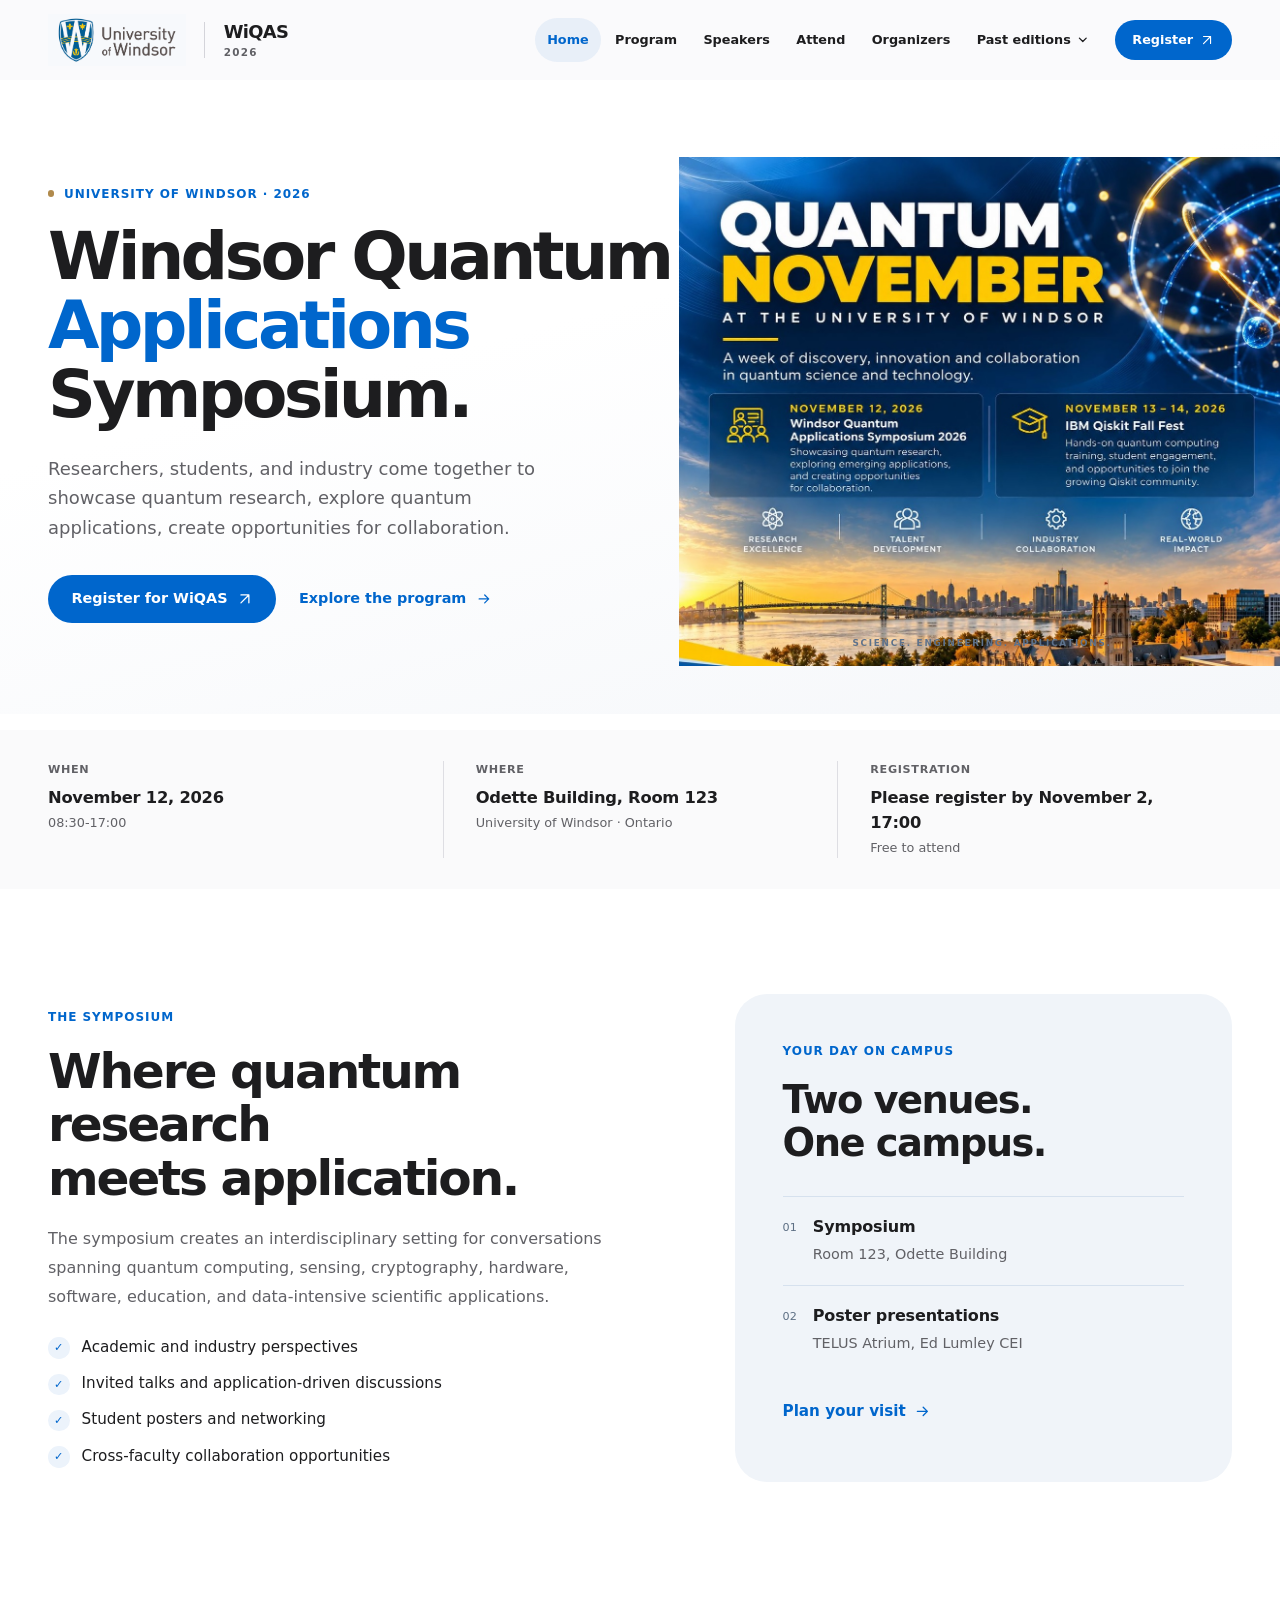
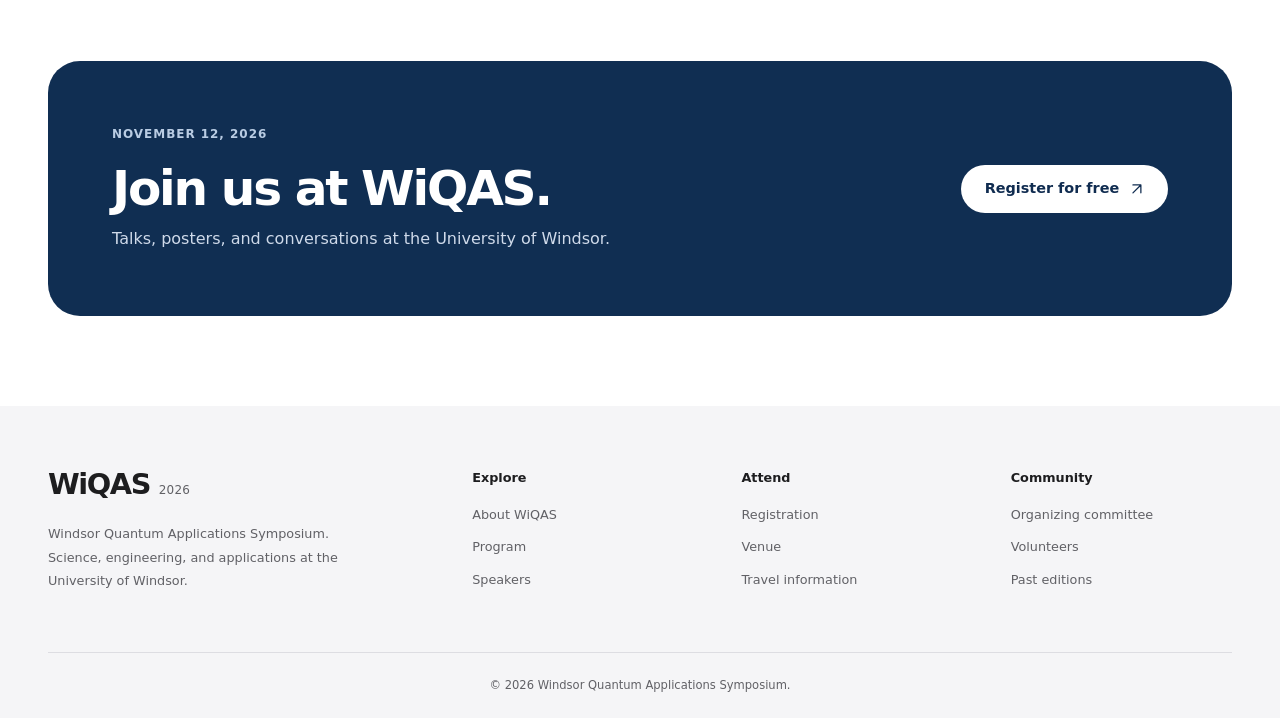
<file: index.html>
<!doctype html>
<html lang="en">
<head>
  <meta charset="utf-8">
  <meta name="viewport" content="width=device-width, initial-scale=1">
  <meta name="description" content="WiQAS 2026, November 12 at the University of Windsor. Explore the program, meet the speakers, and register for free.">
  <meta name="theme-color" content="#f5f5f7">
  <title>Windsor Quantum Applications Symposium | WiQAS</title>
  <link rel="icon" href="favicon.svg" type="image/svg+xml">
  <link rel="stylesheet" href="styles.css">
  <script src="script.js" defer></script>
</head>
<body class="page-index">
<a class="skip-link" href="#main">Skip to content</a>
<header class="site-header">
  <div class="nav-wrap">
    <a class="brand" href="index.html" aria-label="WiQAS 2026 home">
      <img class="uwinlogo" src="uw_logo_2l_horz.jpg" alt="University of Windsor" width="138" height="53">
      <span class="brand-word">WiQAS<span>2026</span></span>
    </a>
    <button class="menu-toggle" type="button" aria-label="Open navigation" aria-controls="site-navigation" aria-expanded="false"><span></span><span></span></button>
    <nav class="nav-links" id="site-navigation" aria-label="Primary navigation"><a href="index.html" aria-current="page" class="active">Home</a><!-- <a href="about.html">About</a> --><a href="program.html">Program</a><a href="speakers.html">Speakers</a><a href="attend.html">Attend</a><a href="organizers.html">Organizers</a><details class="nav-dropdown"><summary aria-controls="past-editions-menu">Past editions <svg class="nav-chevron" viewBox="0 0 16 16" fill="none" aria-hidden="true"><path d="m4 6 4 4 4-4" stroke="currentColor" stroke-width="1.5" stroke-linecap="round" stroke-linejoin="round"/></svg></summary><ul class="nav-dropdown-menu" id="past-editions-menu"><li><a href="past-2024.html">2024</a></li><li><a href="past.html">2025</a></li></ul></details><a class="nav-cta" href="https://forms.cloud.microsoft/r/x3CUvzhATm">Register <svg viewBox="0 0 20 20" fill="none" aria-hidden="true"><path d="M5 15 15 5M5 5h10v10" stroke="currentColor" stroke-width="1.6" stroke-linecap="round" stroke-linejoin="round"/></svg></a></nav>
  </div>
</header>
<main id="main" tabindex="-1">
<section class="hero"><div class="container hero-inner">
  <div class="hero-content"><p class="eyebrow"><span class="edition-dot" aria-hidden="true"></span>University of Windsor · 2026</p>
    <h1>Windsor Quantum<br><span>Applications</span><br>Symposium.</h1>
    <p class="hero-copy">Researchers, students, and industry come together to showcase quantum research, explore quantum applications, create opportunities for collaboration.</p>
    <div class="hero-actions"><a class="btn btn-primary" href="https://forms.cloud.microsoft/r/x3CUvzhATm">Register for WiQAS<svg viewBox="0 0 20 20" fill="none" aria-hidden="true"><path d="M5 15 15 5M5 5h10v10" stroke="currentColor" stroke-width="1.6" stroke-linecap="round" stroke-linejoin="round"/></svg></a><a class="btn btn-text" href="program.html">Explore the program<svg viewBox="0 0 20 20" fill="none" aria-hidden="true"><path d="M4 10h12m-5-5 5 5-5 5" stroke="currentColor" stroke-width="1.6" stroke-linecap="round" stroke-linejoin="round"/></svg></a></div>
  </div>
  <!-- <figure class="quantum-scene" aria-hidden="true"><img src="quantum-orbit.svg" width="520" height="520" alt=""><figcaption>SCIENCE. ENGINEERING. APPLICATIONS.</figcaption></figure> -->
  <figure class="quantum-scene" aria-hidden="true"><img src="QuantumNovember2026.jpg" width="520" alt=""><figcaption>SCIENCE. ENGINEERING. APPLICATIONS.</figcaption></figure>
</div></section>
<section class="event-facts" aria-label="Event at a glance"><dl class="container facts-grid">
  <div><dt>When</dt><dd>November 12, 2026</dd><p>08:30-17:00</p></div>
  <div><dt>Where</dt><dd>Odette Building, Room 123</dd><p>University of Windsor · Ontario</p></div>
  <div><dt>Registration</dt><dd>Please register by November 2, 17:00</dd><p>Free to attend</p></div>
</dl></section>
<section class="section"><div class="container focus-grid">
  <article class="focus-copy"><p class="eyebrow">The symposium</p><h2>Where quantum research<br>meets application.</h2><p>The symposium creates an interdisciplinary setting for conversations spanning quantum computing, sensing, cryptography, hardware, software, education, and data-intensive scientific applications.</p>
    <ul class="feature-list"><li>Academic and industry perspectives</li><li>Invited talks and application-driven discussions</li><li>Student posters and networking</li><li>Cross-faculty collaboration opportunities</li></ul>
  </article>
  <article class="venue-panel"><p class="eyebrow">Your day on campus</p><h3>Two venues.<br>One campus.</h3><div class="venue-stop"><span aria-hidden="true">01</span><div><h4>Symposium</h4><p>Room 123, Odette Building</p></div></div><div class="venue-stop"><span aria-hidden="true">02</span><div><h4>Poster presentations</h4><p>TELUS Atrium, Ed Lumley CEI</p></div></div><a class="text-link" href="attend.html#venue">Plan your visit <svg viewBox="0 0 20 20" fill="none" aria-hidden="true"><path d="M4 10h12m-5-5 5 5-5 5" stroke="currentColor" stroke-width="1.6" stroke-linecap="round" stroke-linejoin="round"/></svg></a></article>
</div></section>

<section class="section"><div class="container"><div class="cta-band"><div><p class="eyebrow">November 12, 2026</p><h2>Join us at WiQAS.</h2><p>Talks, posters, and conversations at the University of Windsor.</p></div><a class="btn btn-white" href="https://forms.cloud.microsoft/r/x3CUvzhATm">Register for free<svg viewBox="0 0 20 20" fill="none" aria-hidden="true"><path d="M5 15 15 5M5 5h10v10" stroke="currentColor" stroke-width="1.6" stroke-linecap="round" stroke-linejoin="round"/></svg></a></div></div></section></main>
<footer class="site-footer">
  <div class="container footer-grid">
    <div class="footer-brand"><a href="index.html" class="footer-wordmark">WiQAS<span>2026</span></a><p>Windsor Quantum Applications Symposium.<br>Science, engineering, and applications at the University of Windsor.</p></div>
    <div><h2>Explore</h2><a href="about.html">About WiQAS</a><a href="program.html">Program</a><a href="speakers.html">Speakers</a></div>
    <div><h2>Attend</h2><a href="attend.html#registration">Registration</a><a href="attend.html#venue">Venue</a><a href="attend.html#travel">Travel information</a></div>
    <div><h2>Community</h2><a href="organizers.html#organizing-committee">Organizing committee</a><a href="organizers.html#volunteers">Volunteers</a><a href="past.html">Past editions</a></div>
  </div>
  <div class="container copyright">© <span data-year>2026</span> Windsor Quantum Applications Symposium.</div>
</footer>
</body>
</html>
</file>
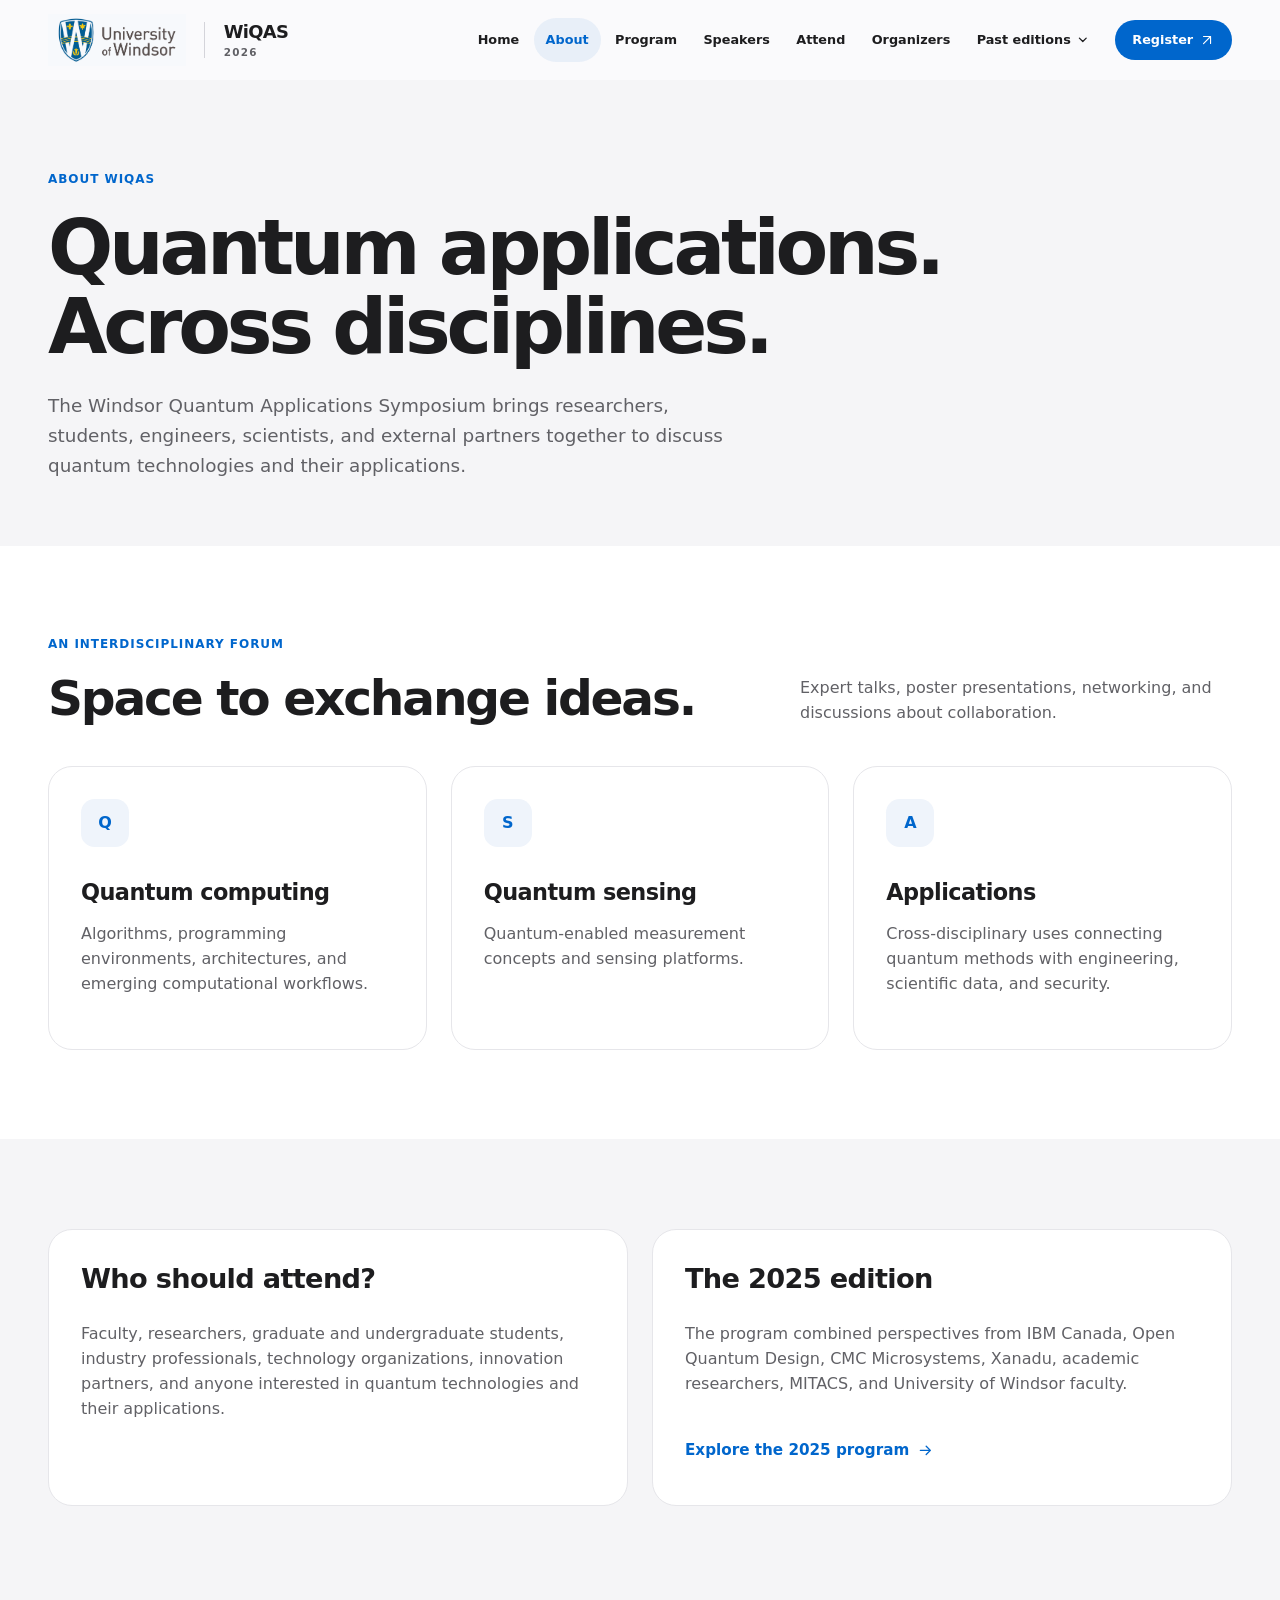
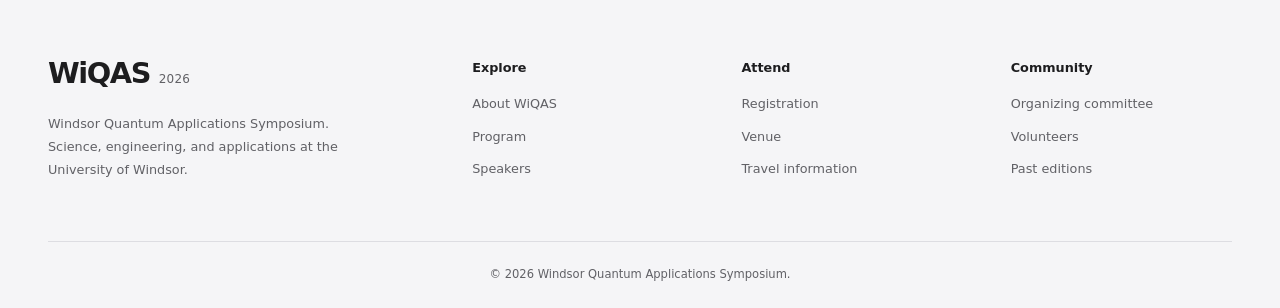
<file: about.html>
<!doctype html>
<html lang="en">
<head>
  <meta charset="utf-8">
  <meta name="viewport" content="width=device-width, initial-scale=1">
  <meta name="description" content="About the Windsor Quantum Applications Symposium: an interdisciplinary forum for quantum science, engineering, and applications.">
  <meta name="theme-color" content="#f5f5f7">
  <title>About | WiQAS</title>
  <link rel="icon" href="favicon.svg" type="image/svg+xml">
  <link rel="stylesheet" href="styles.css">
  <script src="script.js" defer></script>
</head>
<body class="page-about">
<a class="skip-link" href="#main">Skip to content</a>
<header class="site-header">
  <div class="nav-wrap">
    <a class="brand" href="index.html" aria-label="WiQAS 2026 home">
      <img class="uwinlogo" src="uw_logo_2l_horz.jpg" alt="University of Windsor" width="138" height="53">
      <span class="brand-word">WiQAS<span>2026</span></span>
    </a>
    <button class="menu-toggle" type="button" aria-label="Open navigation" aria-controls="site-navigation" aria-expanded="false"><span></span><span></span></button>
    <nav class="nav-links" id="site-navigation" aria-label="Primary navigation"><a href="index.html">Home</a><a href="about.html" aria-current="page" class="active">About</a><a href="program.html">Program</a><a href="speakers.html">Speakers</a><a href="attend.html">Attend</a><a href="organizers.html">Organizers</a><details class="nav-dropdown"><summary aria-controls="past-editions-menu">Past editions <svg class="nav-chevron" viewBox="0 0 16 16" fill="none" aria-hidden="true"><path d="m4 6 4 4 4-4" stroke="currentColor" stroke-width="1.5" stroke-linecap="round" stroke-linejoin="round"/></svg></summary><ul class="nav-dropdown-menu" id="past-editions-menu"><li><a href="past-2024.html">2024</a></li><li><a href="past.html">2025</a></li></ul></details><a class="nav-cta" href="https://forms.cloud.microsoft/r/x3CUvzhATm">Register <svg viewBox="0 0 20 20" fill="none" aria-hidden="true"><path d="M5 15 15 5M5 5h10v10" stroke="currentColor" stroke-width="1.6" stroke-linecap="round" stroke-linejoin="round"/></svg></a></nav>
  </div>
</header>
<main id="main" tabindex="-1"><section class="page-hero"><div class="container"><p class="eyebrow">About WiQAS</p><h1>Quantum applications.<br>Across disciplines.</h1><p class="page-lead">The Windsor Quantum Applications Symposium brings researchers, students, engineers, scientists, and external partners together to discuss quantum technologies and their applications.</p></div></section>
<section class="section"><div class="container"><div class="section-head"><div><p class="eyebrow">An interdisciplinary forum</p><h2>Space to exchange ideas.</h2></div><p>Expert talks, poster presentations, networking, and discussions about collaboration.</p></div><div class="card-grid"><article class="card"><div class="icon-box" aria-hidden="true">Q</div><h3>Quantum computing</h3><p>Algorithms, programming environments, architectures, and emerging computational workflows.</p></article><article class="card"><div class="icon-box" aria-hidden="true">S</div><h3>Quantum sensing</h3><p>Quantum-enabled measurement concepts and sensing platforms.</p></article><article class="card"><div class="icon-box" aria-hidden="true">A</div><h3>Applications</h3><p>Cross-disciplinary uses connecting quantum methods with engineering, scientific data, and security.</p></article></div></div></section>
<section class="section alt"><div class="container two-col"><article class="content-card"><h3>Who should attend?</h3><p>Faculty, researchers, graduate and undergraduate students, industry professionals, technology organizations, innovation partners, and anyone interested in quantum technologies and their applications.</p></article><article class="content-card"><h3>The 2025 edition</h3><p>The program combined perspectives from IBM Canada, Open Quantum Design, CMC Microsystems, Xanadu, academic researchers, MITACS, and University of Windsor faculty.</p><a class="text-link" href="past.html">Explore the 2025 program <svg viewBox="0 0 20 20" fill="none" aria-hidden="true"><path d="M4 10h12m-5-5 5 5-5 5" stroke="currentColor" stroke-width="1.6" stroke-linecap="round" stroke-linejoin="round"/></svg></a></article></div></section></main>
<footer class="site-footer">
  <div class="container footer-grid">
    <div class="footer-brand"><a href="index.html" class="footer-wordmark">WiQAS<span>2026</span></a><p>Windsor Quantum Applications Symposium.<br>Science, engineering, and applications at the University of Windsor.</p></div>
    <div><h2>Explore</h2><a href="about.html">About WiQAS</a><a href="program.html">Program</a><a href="speakers.html">Speakers</a></div>
    <div><h2>Attend</h2><a href="attend.html#registration">Registration</a><a href="attend.html#venue">Venue</a><a href="attend.html#travel">Travel information</a></div>
    <div><h2>Community</h2><a href="organizers.html#organizing-committee">Organizing committee</a><a href="organizers.html#volunteers">Volunteers</a><a href="past.html">Past editions</a></div>
  </div>
  <div class="container copyright">© <span data-year>2026</span> Windsor Quantum Applications Symposium.</div>
</footer>
</body>
</html>
</file>
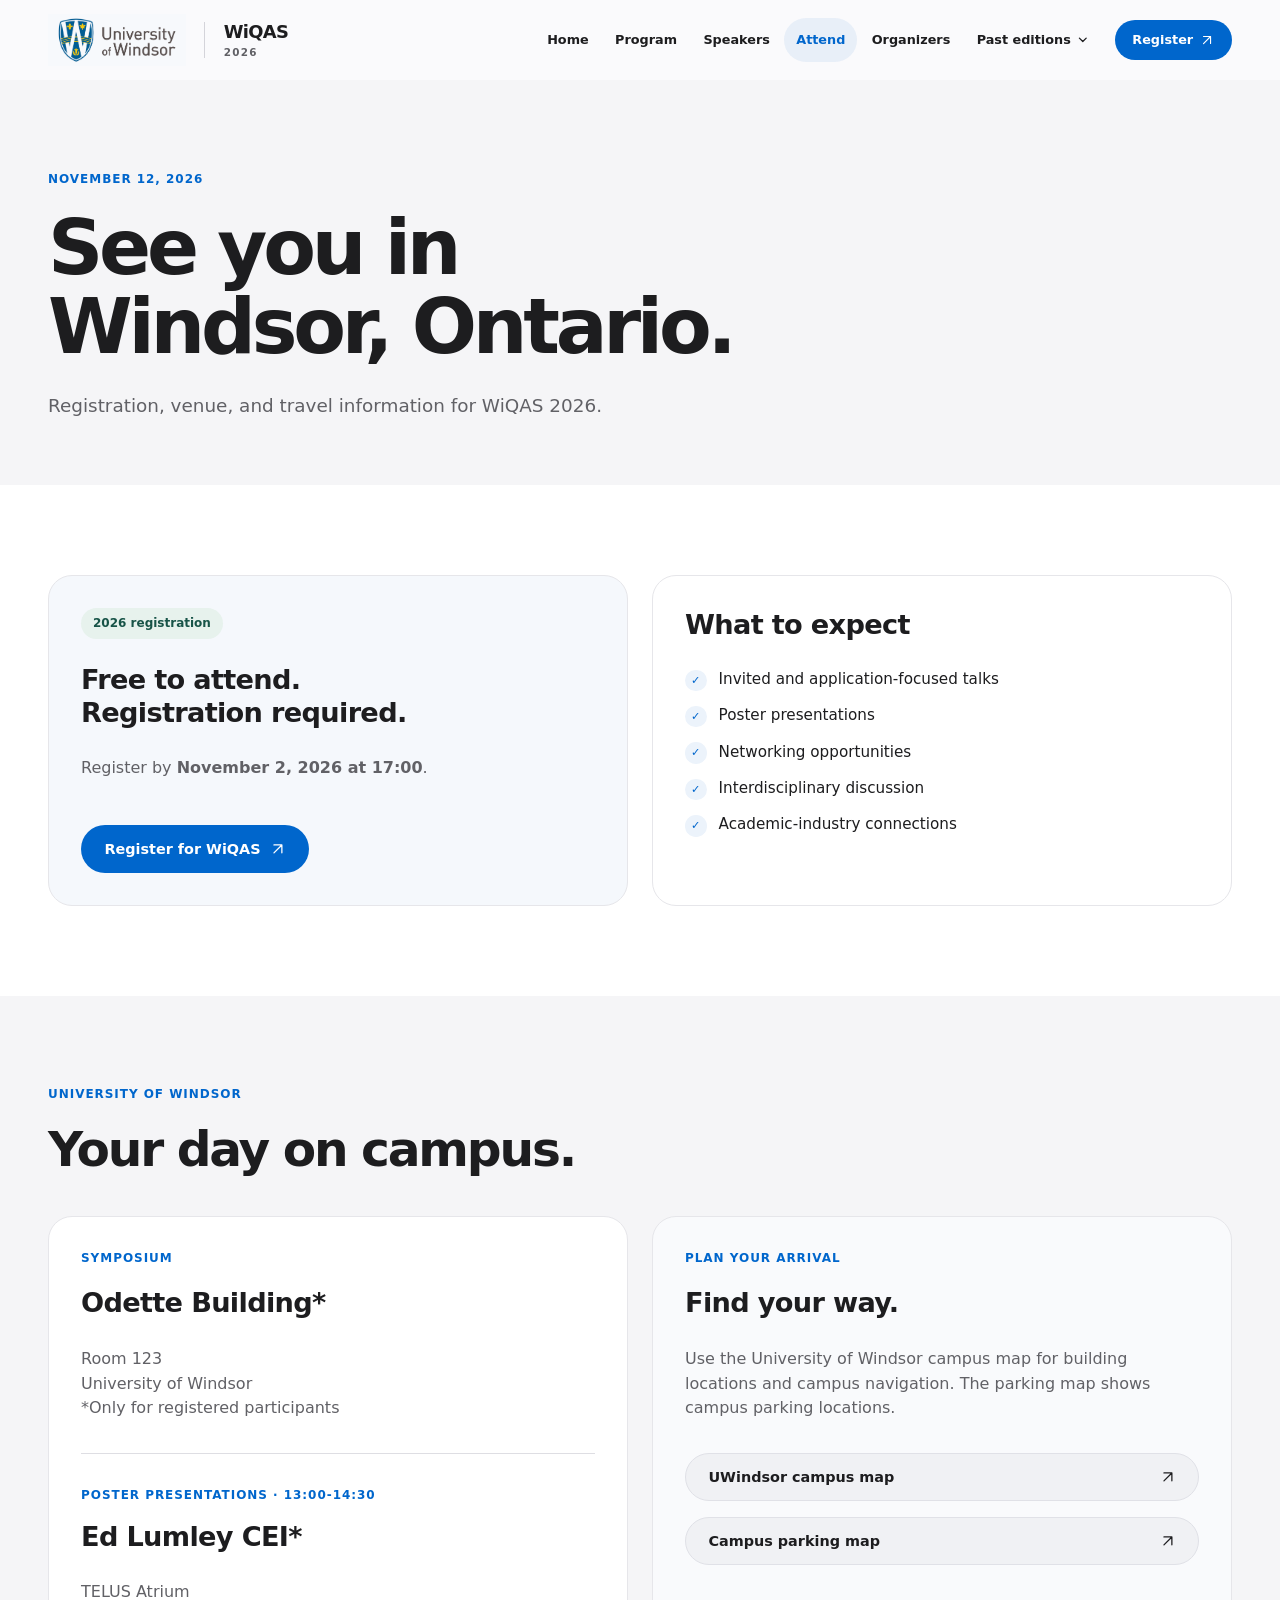
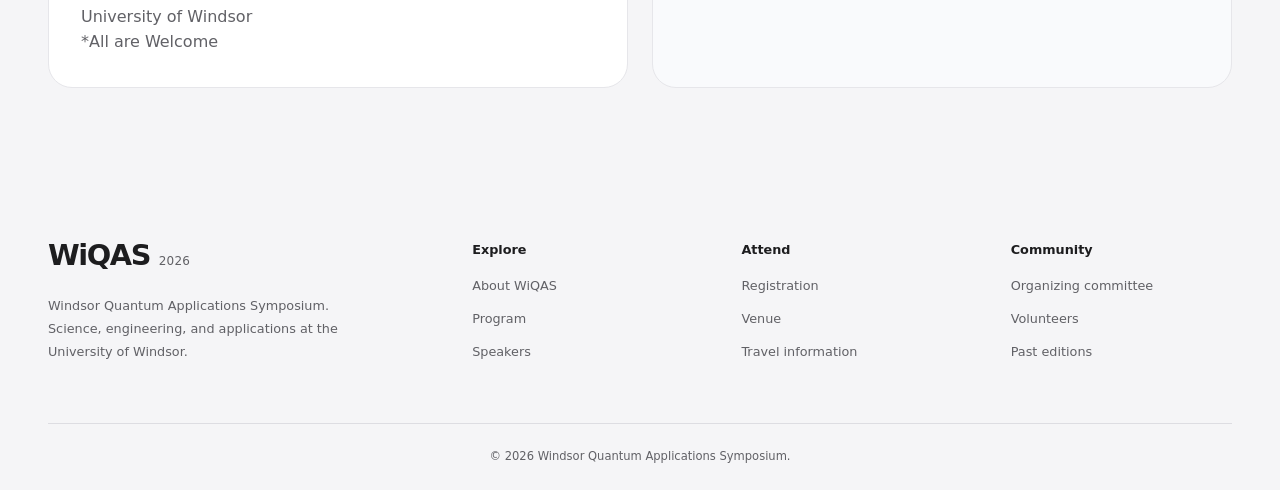
<file: attend.html>
<!doctype html>
<html lang="en">
<head>
  <meta charset="utf-8">
  <meta name="viewport" content="width=device-width, initial-scale=1">
  <meta name="description" content="Free registration for WiQAS 2026. Find the Odette Building, CEI poster venue, and official campus and parking maps.">
  <meta name="theme-color" content="#f5f5f7">
  <title>Attend | WiQAS</title>
  <link rel="icon" href="favicon.svg" type="image/svg+xml">
  <link rel="stylesheet" href="styles.css">
  <script src="script.js" defer></script>
</head>
<body class="page-attend">
<a class="skip-link" href="#main">Skip to content</a>
<header class="site-header">
  <div class="nav-wrap">
    <a class="brand" href="index.html" aria-label="WiQAS 2026 home">
      <img class="uwinlogo" src="uw_logo_2l_horz.jpg" alt="University of Windsor" width="138" height="53">
      <span class="brand-word">WiQAS<span>2026</span></span>
    </a>
    <button class="menu-toggle" type="button" aria-label="Open navigation" aria-controls="site-navigation" aria-expanded="false"><span></span><span></span></button>
    <nav class="nav-links" id="site-navigation" aria-label="Primary navigation"><a href="index.html">Home</a><!-- <a href="about.html">About</a> --><a href="program.html">Program</a><a href="speakers.html">Speakers</a><a href="attend.html" aria-current="page" class="active">Attend</a><a href="organizers.html">Organizers</a><details class="nav-dropdown"><summary aria-controls="past-editions-menu">Past editions <svg class="nav-chevron" viewBox="0 0 16 16" fill="none" aria-hidden="true"><path d="m4 6 4 4 4-4" stroke="currentColor" stroke-width="1.5" stroke-linecap="round" stroke-linejoin="round"/></svg></summary><ul class="nav-dropdown-menu" id="past-editions-menu"><li><a href="past-2024.html">2024</a></li><li><a href="past.html">2025</a></li></ul></details><a class="nav-cta" href="https://forms.cloud.microsoft/r/x3CUvzhATm">Register <svg viewBox="0 0 20 20" fill="none" aria-hidden="true"><path d="M5 15 15 5M5 5h10v10" stroke="currentColor" stroke-width="1.6" stroke-linecap="round" stroke-linejoin="round"/></svg></a></nav>
  </div>
</header>
<main id="main" tabindex="-1"><section class="page-hero"><div class="container"><p class="eyebrow">November 12, 2026</p><h1>See you in Windsor, Ontario.</h1><p class="page-lead">Registration, venue, and travel information for WiQAS 2026.</p></div></section>
<section class="section" id="registration"><div class="container"><div class="two-col registration-grid"><article class="content-card registration-card"><span class="badge">2026 registration</span><h3>Free to attend.<br>Registration required.</h3><p>Register by <strong>November 2, 2026 at 17:00</strong>.</p><a class="btn btn-primary" href="https://forms.cloud.microsoft/r/x3CUvzhATm">Register for WiQAS<svg viewBox="0 0 20 20" fill="none" aria-hidden="true"><path d="M5 15 15 5M5 5h10v10" stroke="currentColor" stroke-width="1.6" stroke-linecap="round" stroke-linejoin="round"/></svg></a></article><article class="content-card"><h3>What to expect</h3><ul class="feature-list"><li>Invited and application-focused talks</li><li>Poster presentations</li><li>Networking opportunities</li><li>Interdisciplinary discussion</li><li>Academic-industry connections</li></ul></article></div></div></section>
<section class="section alt" id="venue"><div class="container"><div class="section-head"><div><p class="eyebrow">University of Windsor</p><h2>Your day on campus.</h2></div></div><div class="two-col"><article class="content-card"><p class="eyebrow">Symposium</p><h3>Odette Building*</h3><p>Room 123<br>University of Windsor<br><italic>*Only for registered participants</italic></p><div class="location-divider"></div><p class="eyebrow">Poster presentations · 13:00-14:30</p><h3>Ed Lumley CEI*</h3><p>TELUS Atrium<br>University of Windsor<br>*All are Welcome</p></article><article class="content-card travel-card" id="travel"><p class="eyebrow">Plan your arrival</p><h3>Find your way.</h3><p>Use the University of Windsor campus map for building locations and campus navigation. The parking map shows campus parking locations.</p><div class="travel-links"><a class="btn btn-secondary" href="https://www.uwindsor.ca/map">UWindsor campus map<svg viewBox="0 0 20 20" fill="none" aria-hidden="true"><path d="M5 15 15 5M5 5h10v10" stroke="currentColor" stroke-width="1.6" stroke-linecap="round" stroke-linejoin="round"/></svg></a><a class="btn btn-secondary" href="https://www.uwindsor.ca/parking-services/sites/uwindsor.ca.parking-services/files/1246_2026_parking_map_v01.pdf">Campus parking map<svg viewBox="0 0 20 20" fill="none" aria-hidden="true"><path d="M5 15 15 5M5 5h10v10" stroke="currentColor" stroke-width="1.6" stroke-linecap="round" stroke-linejoin="round"/></svg></a></div></article></div></div></section></main>
<footer class="site-footer">
  <div class="container footer-grid">
    <div class="footer-brand"><a href="index.html" class="footer-wordmark">WiQAS<span>2026</span></a><p>Windsor Quantum Applications Symposium.<br>Science, engineering, and applications at the University of Windsor.</p></div>
    <div><h2>Explore</h2><a href="about.html">About WiQAS</a><a href="program.html">Program</a><a href="speakers.html">Speakers</a></div>
    <div><h2>Attend</h2><a href="attend.html#registration">Registration</a><a href="attend.html#venue">Venue</a><a href="attend.html#travel">Travel information</a></div>
    <div><h2>Community</h2><a href="organizers.html#organizing-committee">Organizing committee</a><a href="organizers.html#volunteers">Volunteers</a><a href="past.html">Past editions</a></div>
  </div>
  <div class="container copyright">© <span data-year>2026</span> Windsor Quantum Applications Symposium.</div>
</footer>
</body>
</html>
</file>
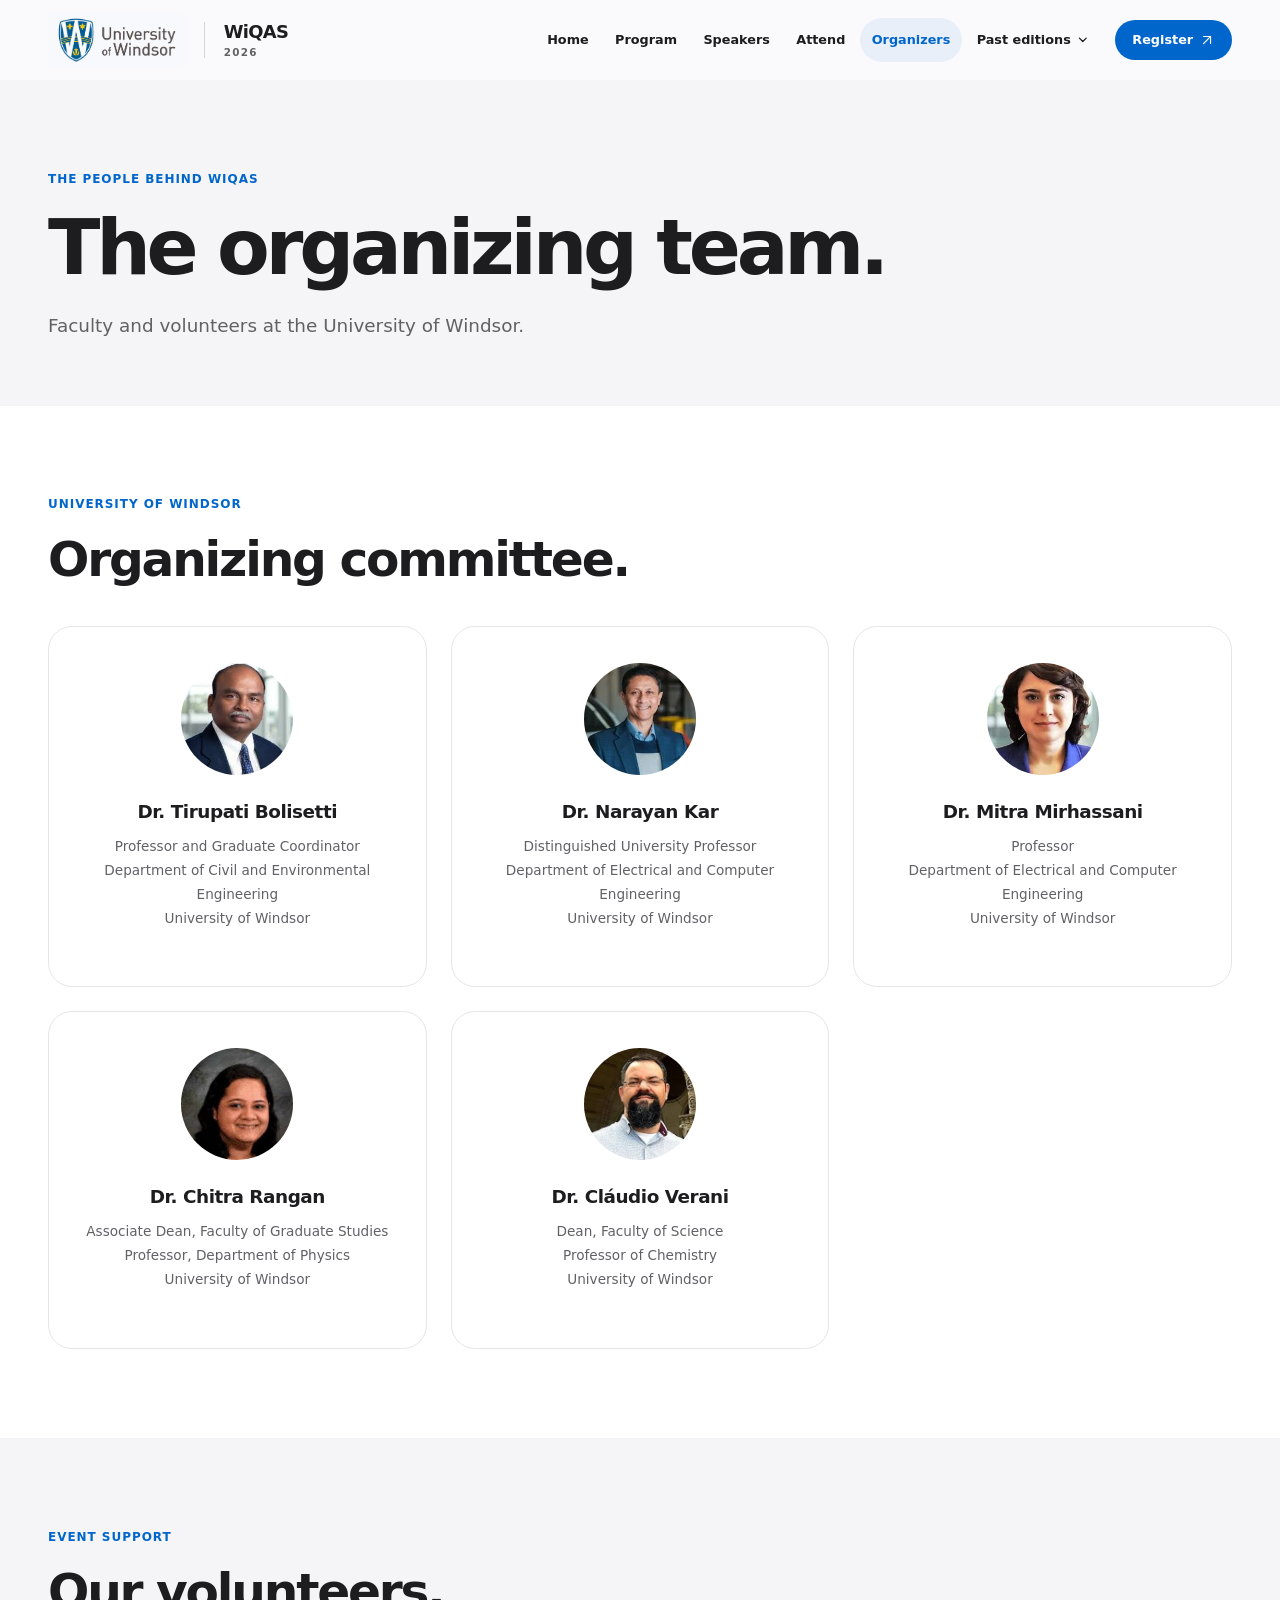
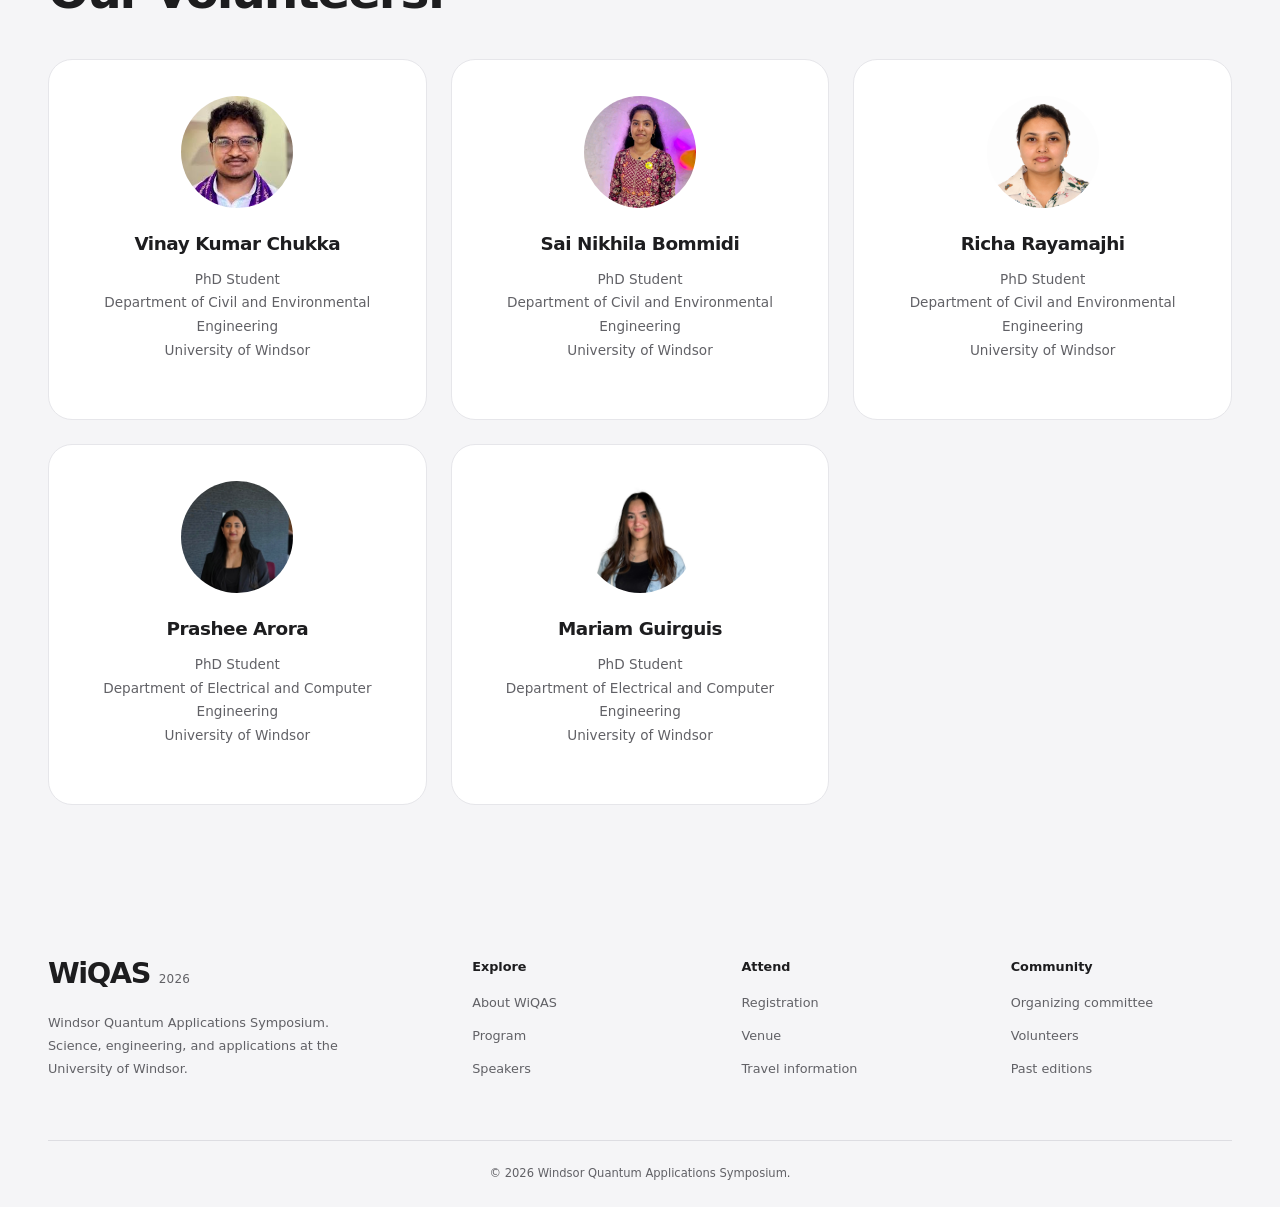
<file: organizers.html>
<!doctype html>
<html lang="en">
<head>
  <meta charset="utf-8">
  <meta name="viewport" content="width=device-width, initial-scale=1">
  <meta name="description" content="The WiQAS organizing committee and volunteers at the University of Windsor.">
  <meta name="theme-color" content="#f5f5f7">
  <title>Organizers | WiQAS</title>
  <link rel="icon" href="favicon.svg" type="image/svg+xml">
  <link rel="stylesheet" href="styles.css">
  <script src="script.js" defer></script>
</head>
<body class="page-organizers">
<a class="skip-link" href="#main">Skip to content</a>
<header class="site-header">
  <div class="nav-wrap">
    <a class="brand" href="index.html" aria-label="WiQAS 2026 home">
      <img class="uwinlogo" src="uw_logo_2l_horz.jpg" alt="University of Windsor" width="138" height="53">
      <span class="brand-word">WiQAS<span>2026</span></span>
    </a>
    <button class="menu-toggle" type="button" aria-label="Open navigation" aria-controls="site-navigation" aria-expanded="false"><span></span><span></span></button>
    <nav class="nav-links" id="site-navigation" aria-label="Primary navigation"><a href="index.html">Home</a><!-- <a href="about.html">About</a> --><a href="program.html">Program</a><a href="speakers.html">Speakers</a><a href="attend.html">Attend</a><a href="organizers.html" aria-current="page" class="active">Organizers</a><details class="nav-dropdown"><summary aria-controls="past-editions-menu">Past editions <svg class="nav-chevron" viewBox="0 0 16 16" fill="none" aria-hidden="true"><path d="m4 6 4 4 4-4" stroke="currentColor" stroke-width="1.5" stroke-linecap="round" stroke-linejoin="round"/></svg></summary><ul class="nav-dropdown-menu" id="past-editions-menu"><li><a href="past-2024.html">2024</a></li><li><a href="past.html">2025</a></li></ul></details><a class="nav-cta" href="https://forms.cloud.microsoft/r/x3CUvzhATm">Register <svg viewBox="0 0 20 20" fill="none" aria-hidden="true"><path d="M5 15 15 5M5 5h10v10" stroke="currentColor" stroke-width="1.6" stroke-linecap="round" stroke-linejoin="round"/></svg></a></nav>
  </div>
</header>
<main id="main" tabindex="-1"><section class="page-hero"><div class="container"><p class="eyebrow">The people behind WiQAS</p><h1>The organizing team.</h1><p class="page-lead">Faculty and volunteers at the University of Windsor.</p></div></section>
<section class="section" id="organizing-committee"><div class="container"><div class="section-head"><div><p class="eyebrow">University of Windsor</p><h2>Organizing committee.</h2></div></div><div class="team-grid"><article class="card team-card"><img class="team-photo" src="Bol.png" alt="Dr. Tirupati Bolisetti" width="112" height="112" loading="lazy" decoding="async"><h3>Dr. Tirupati Bolisetti</h3><p>
              Professor and Graduate Coordinator<br>
              Department of Civil and Environmental Engineering<br>
              University of Windsor
            </p></article><article class="card team-card"><img class="team-photo" src="kar.png" alt="Dr. Narayan Kar" width="112" height="112" loading="lazy" decoding="async"><h3>Dr. Narayan Kar</h3><p>
              Distinguished University Professor<br>
              Department of Electrical and Computer Engineering<br>
              University of Windsor
            </p></article><article class="card team-card"><img class="team-photo" src="mir.png" alt="Dr. Mitra Mirhassani" width="112" height="112" loading="lazy" decoding="async"><h3>Dr. Mitra Mirhassani</h3><p>
              Professor<br>
              Department of Electrical and Computer Engineering<br>
              University of Windsor
            </p></article><article class="card team-card"><img class="team-photo" src="ran.png" alt="Dr. Chitra Rangan" width="112" height="112" loading="lazy" decoding="async"><h3>Dr. Chitra Rangan</h3><p>
              Associate Dean, Faculty of Graduate Studies<br>
              Professor, Department of Physics<br>
              University of Windsor
            </p></article><article class="card team-card"><img class="team-photo" src="ver.png" alt="Dr. Cláudio Verani" width="112" height="112" loading="lazy" decoding="async"><h3>Dr. Cláudio Verani</h3><p>
              Dean, Faculty of Science<br>
              Professor of Chemistry<br>
              University of Windsor
            </p></article></div></div></section>
<section class="section alt" id="volunteers"><div class="container"><div class="section-head"><div><p class="eyebrow">Event support</p><h2>Our volunteers.</h2></div></div><div class="team-grid"><article class="card team-card"><img class="team-photo" src="vin.png" alt="Vinay Kumar Chukka" width="112" height="112" loading="lazy" decoding="async"><h3>Vinay Kumar Chukka</h3><p>
              PhD Student<br>
              Department of Civil and Environmental Engineering<br>
              University of Windsor
            </p></article><article class="card team-card"><img class="team-photo" src="Bom.jpeg" alt="Sai Nikhila Bommidi" width="112" height="112" loading="lazy" decoding="async"><h3>Sai Nikhila Bommidi</h3><p>
              PhD Student<br>
              Department of Civil and Environmental Engineering<br>
              University of Windsor
            </p></article>
            <article class="card team-card"><img class="team-photo" src="ray.png" alt="Richa Rayamajhi" width="112" height="112" loading="lazy" decoding="async"><h3>Richa Rayamajhi</h3><p>
              PhD Student<br>
              Department of Civil and Environmental Engineering<br>
              University of Windsor
            </p></article>
            <article class="card team-card"><img class="team-photo" src="aro.jpg" alt="Prashee Arora" width="112" height="112" loading="lazy" decoding="async"><h3>Prashee Arora</h3><p>
              PhD Student<br>
              Department of Electrical and Computer Engineering<br>
              University of Windsor
            </p></article>
            <article class="card team-card"><img class="team-photo" src="gui.jpeg" alt="Mariam Guirguis" width="112" height="112" loading="lazy" decoding="async"><h3>Mariam Guirguis</h3><p>
              PhD Student<br>
              Department of Electrical and Computer Engineering<br>
              University of Windsor
            </p></article>
            </div></div></section></main>
<footer class="site-footer">
  <div class="container footer-grid">
    <div class="footer-brand"><a href="index.html" class="footer-wordmark">WiQAS<span>2026</span></a><p>Windsor Quantum Applications Symposium.<br>Science, engineering, and applications at the University of Windsor.</p></div>
    <div><h2>Explore</h2><a href="about.html">About WiQAS</a><a href="program.html">Program</a><a href="speakers.html">Speakers</a></div>
    <div><h2>Attend</h2><a href="attend.html#registration">Registration</a><a href="attend.html#venue">Venue</a><a href="attend.html#travel">Travel information</a></div>
    <div><h2>Community</h2><a href="organizers.html#organizing-committee">Organizing committee</a><a href="organizers.html#volunteers">Volunteers</a><a href="past.html">Past editions</a></div>
  </div>
  <div class="container copyright">© <span data-year>2026</span> Windsor Quantum Applications Symposium.</div>
</footer>
</body>
</html>
</file>
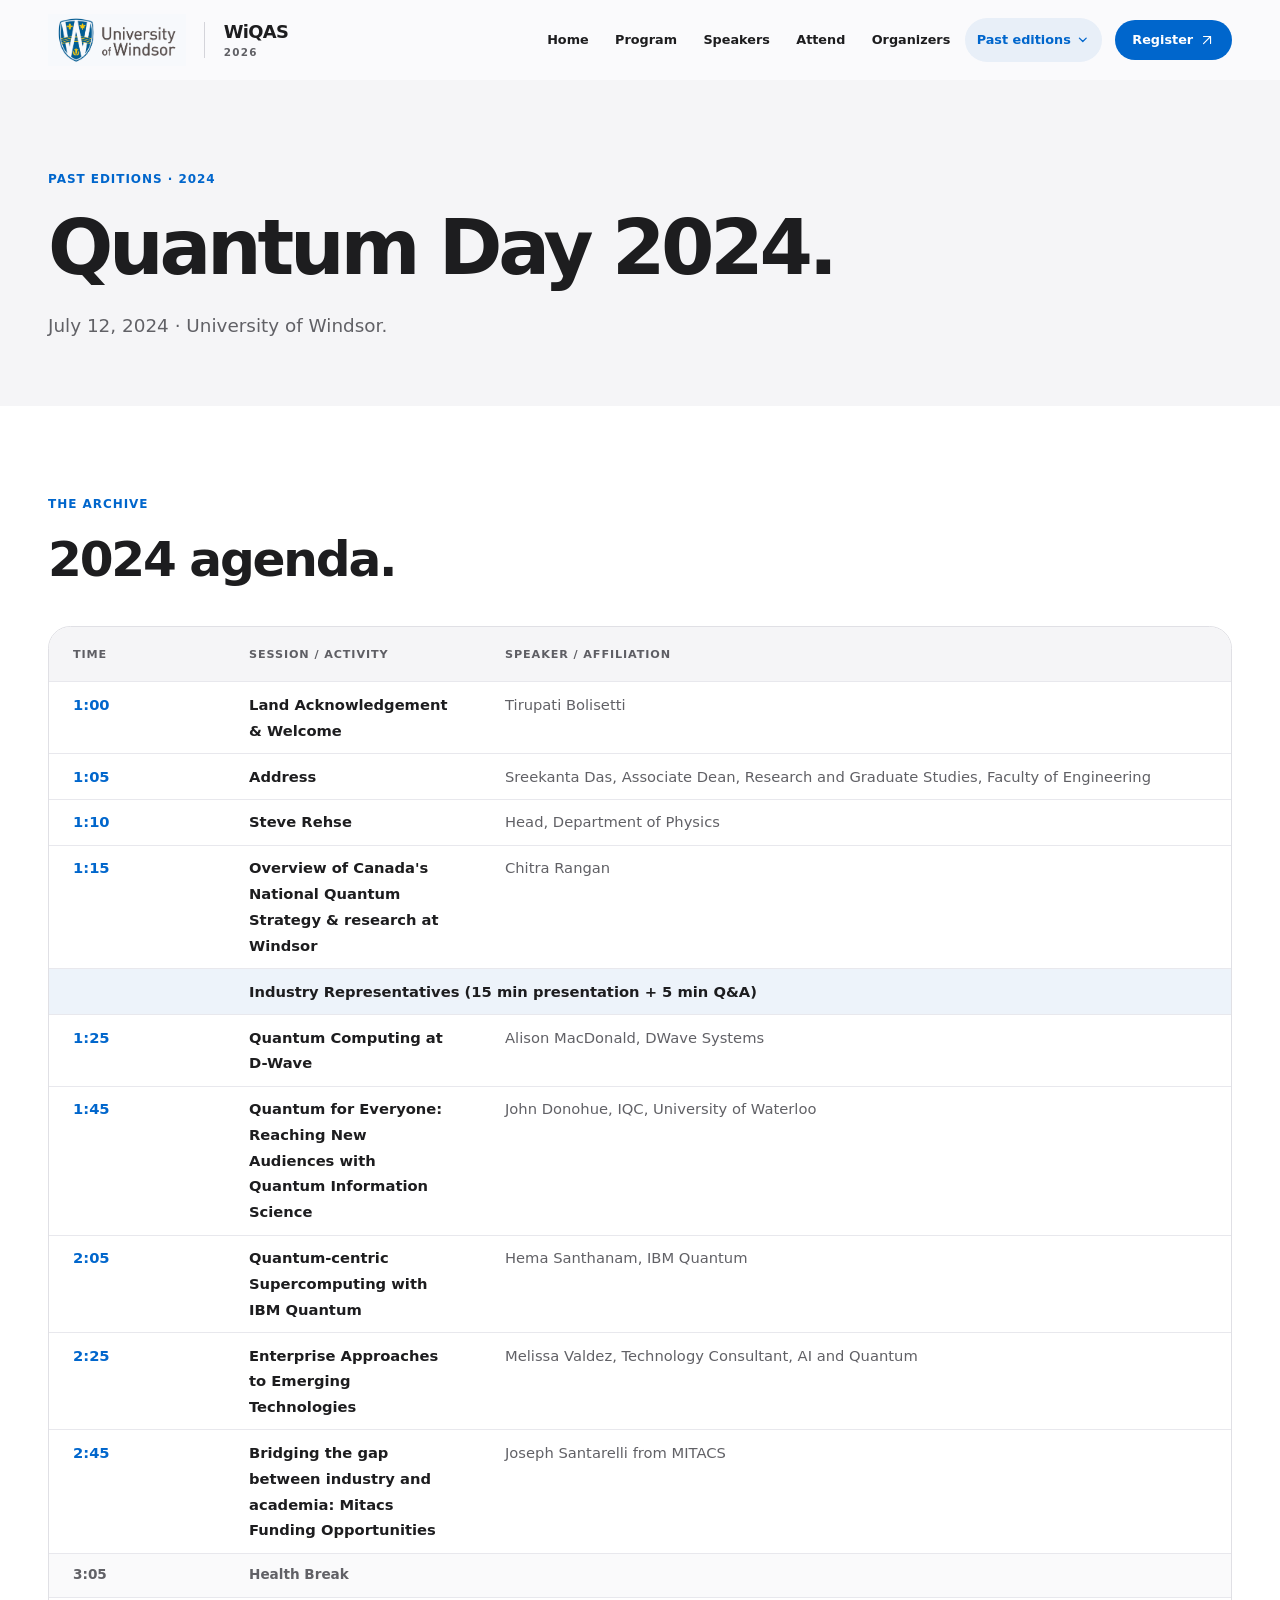
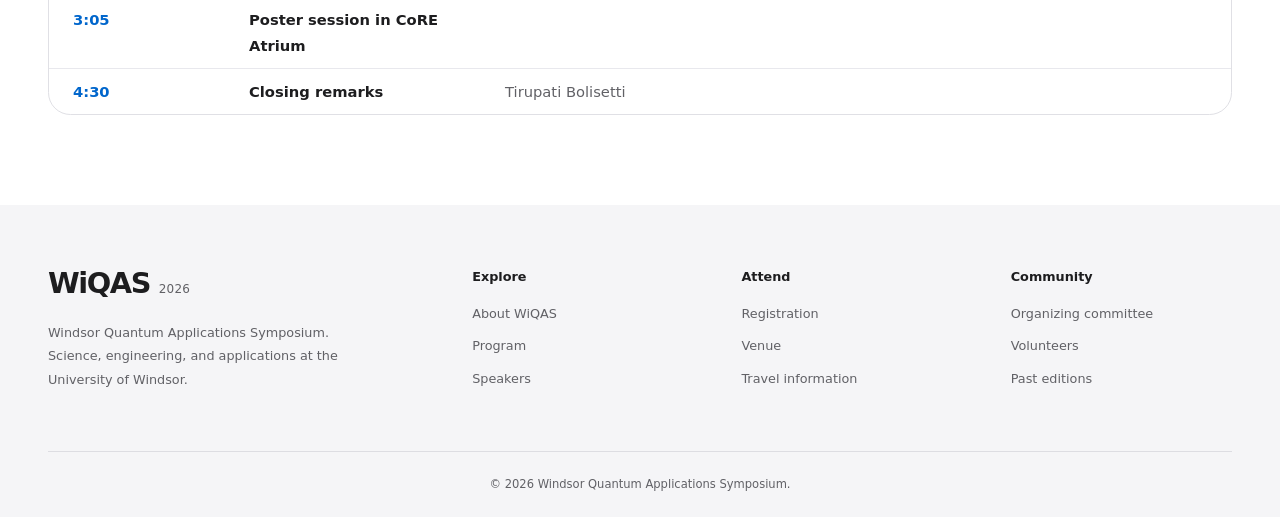
<file: past-2024.html>
<!doctype html>
<html lang="en">
<head>
  <meta charset="utf-8">
  <meta name="viewport" content="width=device-width, initial-scale=1">
  <meta name="description" content="The University of Windsor Quantum Day 2024 agenda, held on July 12, 2024.">
  <meta name="theme-color" content="#f5f5f7">
  <title>Quantum Day 2024 | WiQAS</title>
  <link rel="icon" href="favicon.svg" type="image/svg+xml">
  <link rel="stylesheet" href="styles.css">
  <script src="script.js" defer></script>
</head>
<body class="page-past page-past-2024">
<a class="skip-link" href="#main">Skip to content</a>
<header class="site-header">
  <div class="nav-wrap">
    <a class="brand" href="index.html" aria-label="WiQAS 2026 home">
      <img class="uwinlogo" src="uw_logo_2l_horz.jpg" alt="University of Windsor" width="138" height="53">
      <span class="brand-word">WiQAS<span>2026</span></span>
    </a>
    <button class="menu-toggle" type="button" aria-label="Open navigation" aria-controls="site-navigation" aria-expanded="false"><span></span><span></span></button>
    <nav class="nav-links" id="site-navigation" aria-label="Primary navigation"><a href="index.html">Home</a><!-- <a href="about.html">About</a> --><a href="program.html">Program</a><a href="speakers.html">Speakers</a><a href="attend.html">Attend</a><a href="organizers.html">Organizers</a><details class="nav-dropdown active"><summary aria-controls="past-editions-menu">Past editions <svg class="nav-chevron" viewBox="0 0 16 16" fill="none" aria-hidden="true"><path d="m4 6 4 4 4-4" stroke="currentColor" stroke-width="1.5" stroke-linecap="round" stroke-linejoin="round"/></svg></summary><ul class="nav-dropdown-menu" id="past-editions-menu"><li><a href="past-2024.html" aria-current="page">2024</a></li><li><a href="past.html">2025</a></li></ul></details><a class="nav-cta" href="https://forms.cloud.microsoft/r/x3CUvzhATm">Register <svg viewBox="0 0 20 20" fill="none" aria-hidden="true"><path d="M5 15 15 5M5 5h10v10" stroke="currentColor" stroke-width="1.6" stroke-linecap="round" stroke-linejoin="round"/></svg></a></nav>
  </div>
</header>
<main id="main" tabindex="-1">
  <section class="page-hero"><div class="container">
    <p class="eyebrow">Past editions · 2024</p>
    <h1>Quantum Day 2024.</h1>
    <p class="page-lead">July 12, 2024 · University of Windsor.</p>
  </div></section>
  <section class="section" id="program-2024"><div class="container">
    <div class="section-head"><div><p class="eyebrow">The archive</p><h2>2024 agenda.</h2></div>
      <!-- <a class="text-link" href="agenda-2024.png">View original agenda <span aria-hidden="true">↗</span></a> -->
    </div>
    <div class="table-wrap"><table class="program-table" role="table">
      <thead role="rowgroup"><tr role="row"><th role="columnheader" scope="col">Time</th><th role="columnheader" scope="col">Session / Activity</th><th role="columnheader" scope="col">Speaker / Affiliation</th></tr></thead>
      <tbody role="rowgroup"><tr role="row"><td role="cell" class="time-cell">1:00</td><td role="cell" class="session-cell">Land Acknowledgement &amp; Welcome</td><td role="cell" class="details-cell">Tirupati Bolisetti</td></tr>
<tr role="row"><td role="cell" class="time-cell">1:05</td><td role="cell" class="session-cell">Address</td><td role="cell" class="details-cell">Sreekanta Das, Associate Dean, Research and Graduate Studies, Faculty of Engineering</td></tr>
<tr role="row"><td role="cell" class="time-cell">1:10</td><td role="cell" class="session-cell">Steve Rehse</td><td role="cell" class="details-cell">Head, Department of Physics</td></tr>
<tr role="row"><td role="cell" class="time-cell">1:15</td><td role="cell" class="session-cell">Overview of Canada&#x27;s National Quantum Strategy &amp; research at Windsor</td><td role="cell" class="details-cell">Chitra Rangan</td></tr>
<tr class="session-row" role="row"><td role="cell" class="time-cell"></td><td colspan="2" role="cell" class="session-cell">Industry Representatives (15 min presentation + 5 min Q&amp;A)</td></tr>
<tr role="row"><td role="cell" class="time-cell">1:25</td><td role="cell" class="session-cell">Quantum Computing at D-Wave</td><td role="cell" class="details-cell">Alison MacDonald, DWave Systems</td></tr>
<tr role="row"><td role="cell" class="time-cell">1:45</td><td role="cell" class="session-cell">Quantum for Everyone: Reaching New Audiences with Quantum Information Science</td><td role="cell" class="details-cell">John Donohue, IQC, University of Waterloo</td></tr>
<tr role="row"><td role="cell" class="time-cell">2:05</td><td role="cell" class="session-cell">Quantum-centric Supercomputing with IBM Quantum</td><td role="cell" class="details-cell">Hema Santhanam, IBM Quantum</td></tr>
<tr role="row"><td role="cell" class="time-cell">2:25</td><td role="cell" class="session-cell">Enterprise Approaches to Emerging Technologies</td><td role="cell" class="details-cell">Melissa Valdez, Technology Consultant, AI and Quantum</td></tr>
<tr role="row"><td role="cell" class="time-cell">2:45</td><td role="cell" class="session-cell">Bridging the gap between industry and academia: Mitacs Funding Opportunities</td><td role="cell" class="details-cell">Joseph Santarelli from MITACS</td></tr>
<tr class="break-row" role="row"><td role="cell" class="time-cell">3:05</td><td colspan="2" role="cell" class="session-cell">Health Break</td></tr>
<tr role="row"><td role="cell" class="time-cell">3:05</td><td role="cell" class="session-cell">Poster session in CoRE Atrium</td><td role="cell" class="details-cell"></td></tr>
<tr role="row"><td role="cell" class="time-cell">4:30</td><td role="cell" class="session-cell">Closing remarks</td><td role="cell" class="details-cell">Tirupati Bolisetti</td></tr></tbody>
    </table></div>
  </div></section>
</main>
<footer class="site-footer">
  <div class="container footer-grid">
    <div class="footer-brand"><a href="index.html" class="footer-wordmark">WiQAS<span>2026</span></a><p>Windsor Quantum Applications Symposium.<br>Science, engineering, and applications at the University of Windsor.</p></div>
    <div><h2>Explore</h2><a href="about.html">About WiQAS</a><a href="program.html">Program</a><a href="speakers.html">Speakers</a></div>
    <div><h2>Attend</h2><a href="attend.html#registration">Registration</a><a href="attend.html#venue">Venue</a><a href="attend.html#travel">Travel information</a></div>
    <div><h2>Community</h2><a href="organizers.html#organizing-committee">Organizing committee</a><a href="organizers.html#volunteers">Volunteers</a><a href="past.html">Past editions</a></div>
  </div>
  <div class="container copyright">© <span data-year>2026</span> Windsor Quantum Applications Symposium.</div>
</footer>
</body>
</html>
</file>
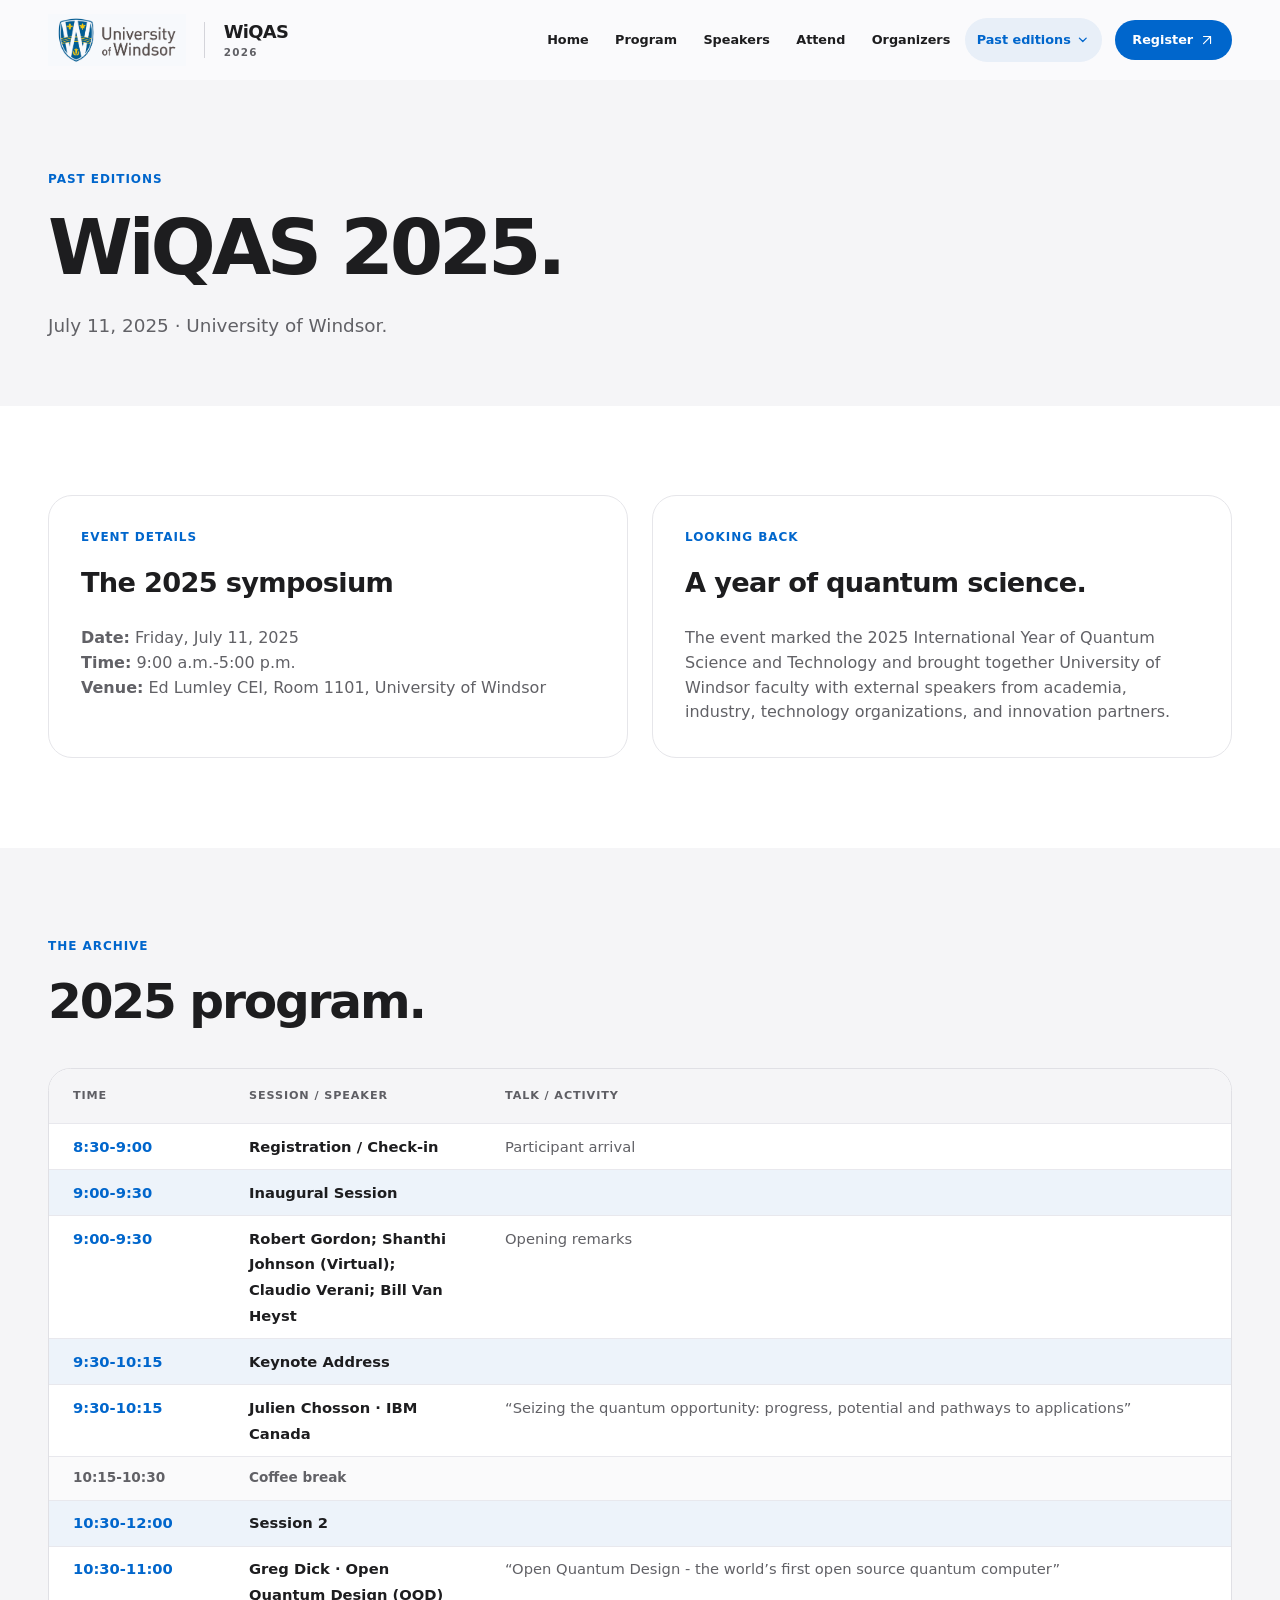
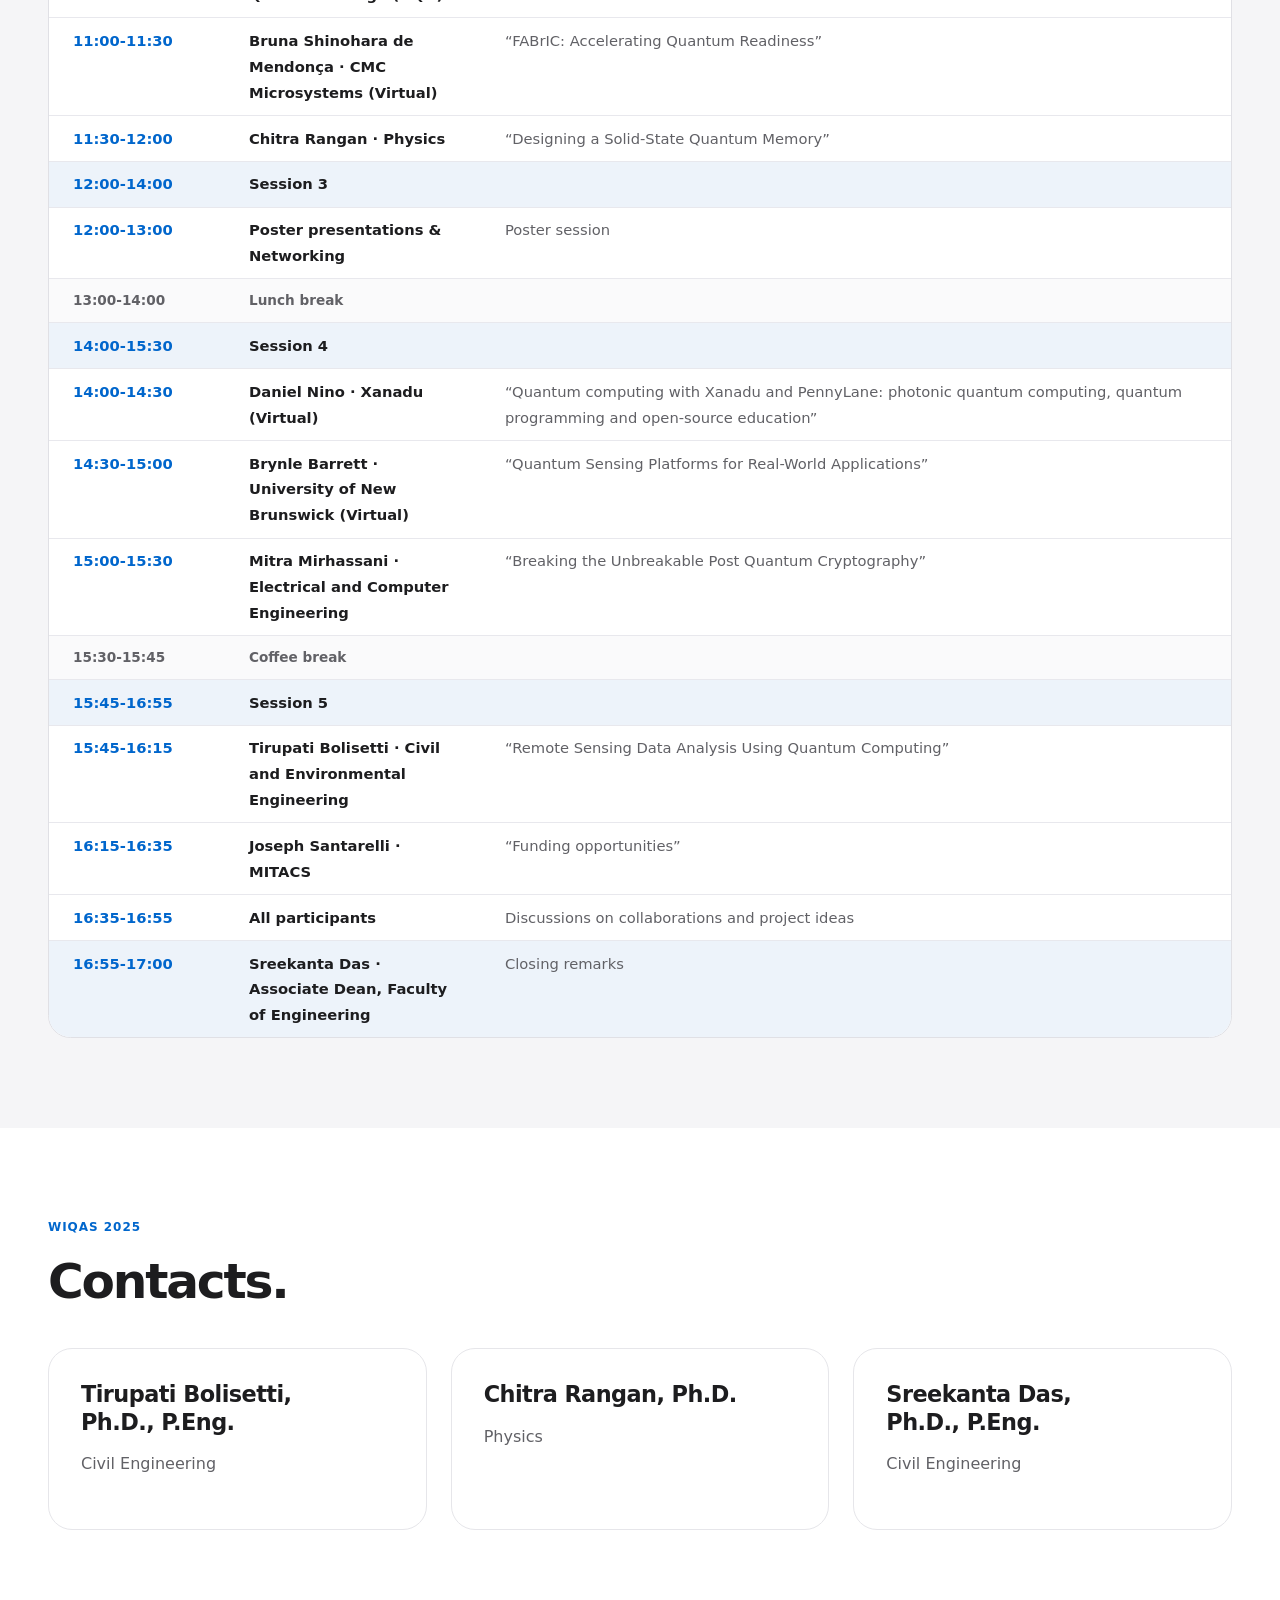
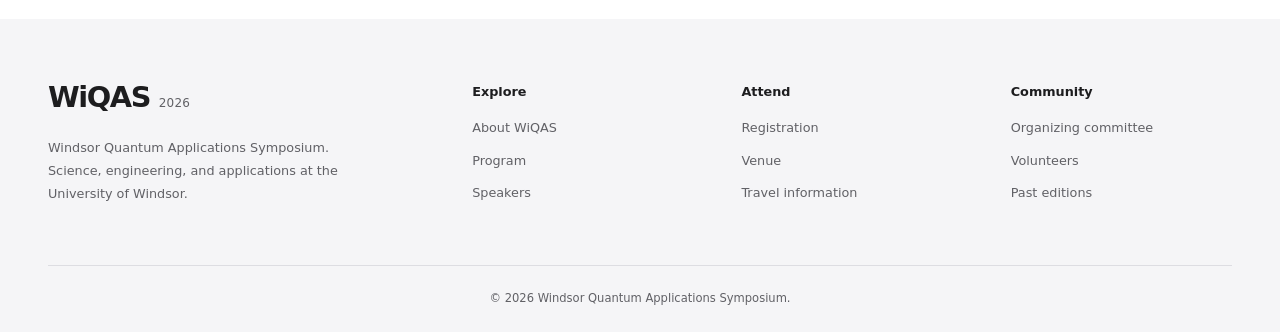
<file: past.html>
<!doctype html>
<html lang="en">
<head>
  <meta charset="utf-8">
  <meta name="viewport" content="width=device-width, initial-scale=1">
  <meta name="description" content="The WiQAS 2025 program and event information, preserved from the supplied website.">
  <meta name="theme-color" content="#f5f5f7">
  <title>Past editions | WiQAS</title>
  <link rel="icon" href="favicon.svg" type="image/svg+xml">
  <link rel="stylesheet" href="styles.css">
  <script src="script.js" defer></script>
</head>
<body class="page-past">
<a class="skip-link" href="#main">Skip to content</a>
<header class="site-header">
  <div class="nav-wrap">
    <a class="brand" href="index.html" aria-label="WiQAS 2026 home">
      <img class="uwinlogo" src="uw_logo_2l_horz.jpg" alt="University of Windsor" width="138" height="53">
      <span class="brand-word">WiQAS<span>2026</span></span>
    </a>
    <button class="menu-toggle" type="button" aria-label="Open navigation" aria-controls="site-navigation" aria-expanded="false"><span></span><span></span></button>
    <nav class="nav-links" id="site-navigation" aria-label="Primary navigation"><a href="index.html">Home</a><!-- <a href="about.html">About</a> --><a href="program.html">Program</a><a href="speakers.html">Speakers</a><a href="attend.html">Attend</a><a href="organizers.html">Organizers</a><details class="nav-dropdown active"><summary aria-controls="past-editions-menu">Past editions <svg class="nav-chevron" viewBox="0 0 16 16" fill="none" aria-hidden="true"><path d="m4 6 4 4 4-4" stroke="currentColor" stroke-width="1.5" stroke-linecap="round" stroke-linejoin="round"/></svg></summary><ul class="nav-dropdown-menu" id="past-editions-menu"><li><a href="past-2024.html">2024</a></li><li><a href="past.html" aria-current="page">2025</a></li></ul></details><a class="nav-cta" href="https://forms.cloud.microsoft/r/x3CUvzhATm">Register <svg viewBox="0 0 20 20" fill="none" aria-hidden="true"><path d="M5 15 15 5M5 5h10v10" stroke="currentColor" stroke-width="1.6" stroke-linecap="round" stroke-linejoin="round"/></svg></a></nav>
  </div>
</header>
<main id="main" tabindex="-1"><section class="page-hero"><div class="container"><p class="eyebrow">Past editions</p><h1>WiQAS 2025.</h1><p class="page-lead">July 11, 2025 · University of Windsor.</p></div></section>
<section class="section"><div class="container two-col"><article class="content-card"><p class="eyebrow">Event details</p><h3>The 2025 symposium</h3><p><strong>Date:</strong> Friday, July 11, 2025<br><strong>Time:</strong> 9:00 a.m.-5:00 p.m.<br><strong>Venue:</strong> Ed Lumley CEI, Room 1101, University of Windsor</p></article><article class="content-card"><p class="eyebrow">Looking back</p><h3>A year of quantum science.</h3><p>The event marked the 2025 International Year of Quantum Science and Technology and brought together University of Windsor faculty with external speakers from academia, industry, technology organizations, and innovation partners.</p></article></div></section>
<section class="section alt" id="program-2025"><div class="container"><div class="section-head"><div><p class="eyebrow">The archive</p><h2>2025 program.</h2></div></div><div class="table-wrap"><table class="program-table" role="table"><thead role="rowgroup"><tr role="row"><th role="columnheader" scope="col">Time</th><th role="columnheader" scope="col">Session / Speaker</th><th role="columnheader" scope="col">Talk / Activity</th></tr></thead><tbody role="rowgroup">
<tr role="row"><td role="cell" class="time-cell">8:30-9:00</td><td role="cell" class="session-cell">Registration / Check-in</td><td role="cell" class="details-cell">Participant arrival</td></tr>
<tr class="session-row" role="row"><td role="cell" class="time-cell">9:00-9:30</td><td colspan="2" role="cell" class="session-cell">Inaugural Session</td></tr>
<tr role="row"><td role="cell" class="time-cell">9:00-9:30</td><td role="cell" class="session-cell">Robert Gordon; Shanthi Johnson (Virtual); Claudio Verani; Bill Van Heyst</td><td role="cell" class="details-cell">Opening remarks</td></tr>
<tr class="session-row" role="row"><td role="cell" class="time-cell">9:30-10:15</td><td colspan="2" role="cell" class="session-cell">Keynote Address</td></tr>
<tr role="row"><td role="cell" class="time-cell">9:30-10:15</td><td role="cell" class="session-cell">Julien Chosson · IBM Canada</td><td role="cell" class="details-cell">“Seizing the quantum opportunity: progress, potential and pathways to applications”</td></tr>
<tr class="break-row" role="row"><td role="cell" class="time-cell">10:15-10:30</td><td colspan="2" role="cell" class="session-cell">Coffee break</td></tr>
<tr class="session-row" role="row"><td role="cell" class="time-cell">10:30-12:00</td><td colspan="2" role="cell" class="session-cell">Session 2</td></tr>
<tr role="row"><td role="cell" class="time-cell">10:30-11:00</td><td role="cell" class="session-cell">Greg Dick · Open Quantum Design (OQD)</td><td role="cell" class="details-cell">“Open Quantum Design - the world’s first open source quantum computer”</td></tr>
<tr role="row"><td role="cell" class="time-cell">11:00-11:30</td><td role="cell" class="session-cell">Bruna Shinohara de Mendonça · CMC Microsystems (Virtual)</td><td role="cell" class="details-cell">“FABrIC: Accelerating Quantum Readiness”</td></tr>
<tr role="row"><td role="cell" class="time-cell">11:30-12:00</td><td role="cell" class="session-cell">Chitra Rangan · Physics</td><td role="cell" class="details-cell">“Designing a Solid-State Quantum Memory”</td></tr>
<tr class="session-row" role="row"><td role="cell" class="time-cell">12:00-14:00</td><td colspan="2" role="cell" class="session-cell">Session 3</td></tr>
<tr role="row"><td role="cell" class="time-cell">12:00-13:00</td><td role="cell" class="session-cell">Poster presentations &amp; Networking</td><td role="cell" class="details-cell">Poster session</td></tr>
<tr class="break-row" role="row"><td role="cell" class="time-cell">13:00-14:00</td><td colspan="2" role="cell" class="session-cell">Lunch break</td></tr>
<tr class="session-row" role="row"><td role="cell" class="time-cell">14:00-15:30</td><td colspan="2" role="cell" class="session-cell">Session 4</td></tr>
<tr role="row"><td role="cell" class="time-cell">14:00-14:30</td><td role="cell" class="session-cell">Daniel Nino · Xanadu (Virtual)</td><td role="cell" class="details-cell">“Quantum computing with Xanadu and PennyLane: photonic quantum computing, quantum programming and open-source education”</td></tr>
<tr role="row"><td role="cell" class="time-cell">14:30-15:00</td><td role="cell" class="session-cell">Brynle Barrett · University of New Brunswick (Virtual)</td><td role="cell" class="details-cell">“Quantum Sensing Platforms for Real-World Applications”</td></tr>
<tr role="row"><td role="cell" class="time-cell">15:00-15:30</td><td role="cell" class="session-cell">Mitra Mirhassani · Electrical and Computer Engineering</td><td role="cell" class="details-cell">“Breaking the Unbreakable Post Quantum Cryptography”</td></tr>
<tr class="break-row" role="row"><td role="cell" class="time-cell">15:30-15:45</td><td colspan="2" role="cell" class="session-cell">Coffee break</td></tr>
<tr class="session-row" role="row"><td role="cell" class="time-cell">15:45-16:55</td><td colspan="2" role="cell" class="session-cell">Session 5</td></tr>
<tr role="row"><td role="cell" class="time-cell">15:45-16:15</td><td role="cell" class="session-cell">Tirupati Bolisetti · Civil and Environmental Engineering</td><td role="cell" class="details-cell">“Remote Sensing Data Analysis Using Quantum Computing”</td></tr>
<tr role="row"><td role="cell" class="time-cell">16:15-16:35</td><td role="cell" class="session-cell">Joseph Santarelli · MITACS</td><td role="cell" class="details-cell">“Funding opportunities”</td></tr>
<tr role="row"><td role="cell" class="time-cell">16:35-16:55</td><td role="cell" class="session-cell">All participants</td><td role="cell" class="details-cell">Discussions on collaborations and project ideas</td></tr>
<tr class="session-row" role="row"><td role="cell" class="time-cell">16:55-17:00</td><td role="cell" class="session-cell">Sreekanta Das · Associate Dean, Faculty of Engineering</td><td role="cell" class="details-cell">Closing remarks</td></tr>
</tbody></table></div></div></section>
<section class="section"><div class="container"><div class="section-head"><div><p class="eyebrow">WiQAS 2025</p><h2>Contacts.</h2></div></div><div class="card-grid"><article class="card"><h3>Tirupati Bolisetti, Ph.D., P.Eng.</h3><p>Civil Engineering</p></article><article class="card"><h3>Chitra Rangan, Ph.D.</h3><p>Physics</p></article><article class="card"><h3>Sreekanta Das, Ph.D., P.Eng.</h3><p>Civil Engineering</p></article></div></div></section></main>
<footer class="site-footer">
  <div class="container footer-grid">
    <div class="footer-brand"><a href="index.html" class="footer-wordmark">WiQAS<span>2026</span></a><p>Windsor Quantum Applications Symposium.<br>Science, engineering, and applications at the University of Windsor.</p></div>
    <div><h2>Explore</h2><a href="about.html">About WiQAS</a><a href="program.html">Program</a><a href="speakers.html">Speakers</a></div>
    <div><h2>Attend</h2><a href="attend.html#registration">Registration</a><a href="attend.html#venue">Venue</a><a href="attend.html#travel">Travel information</a></div>
    <div><h2>Community</h2><a href="organizers.html#organizing-committee">Organizing committee</a><a href="organizers.html#volunteers">Volunteers</a><a href="past.html">Past editions</a></div>
  </div>
  <div class="container copyright">© <span data-year>2026</span> Windsor Quantum Applications Symposium.</div>
</footer>
</body>
</html>
</file>
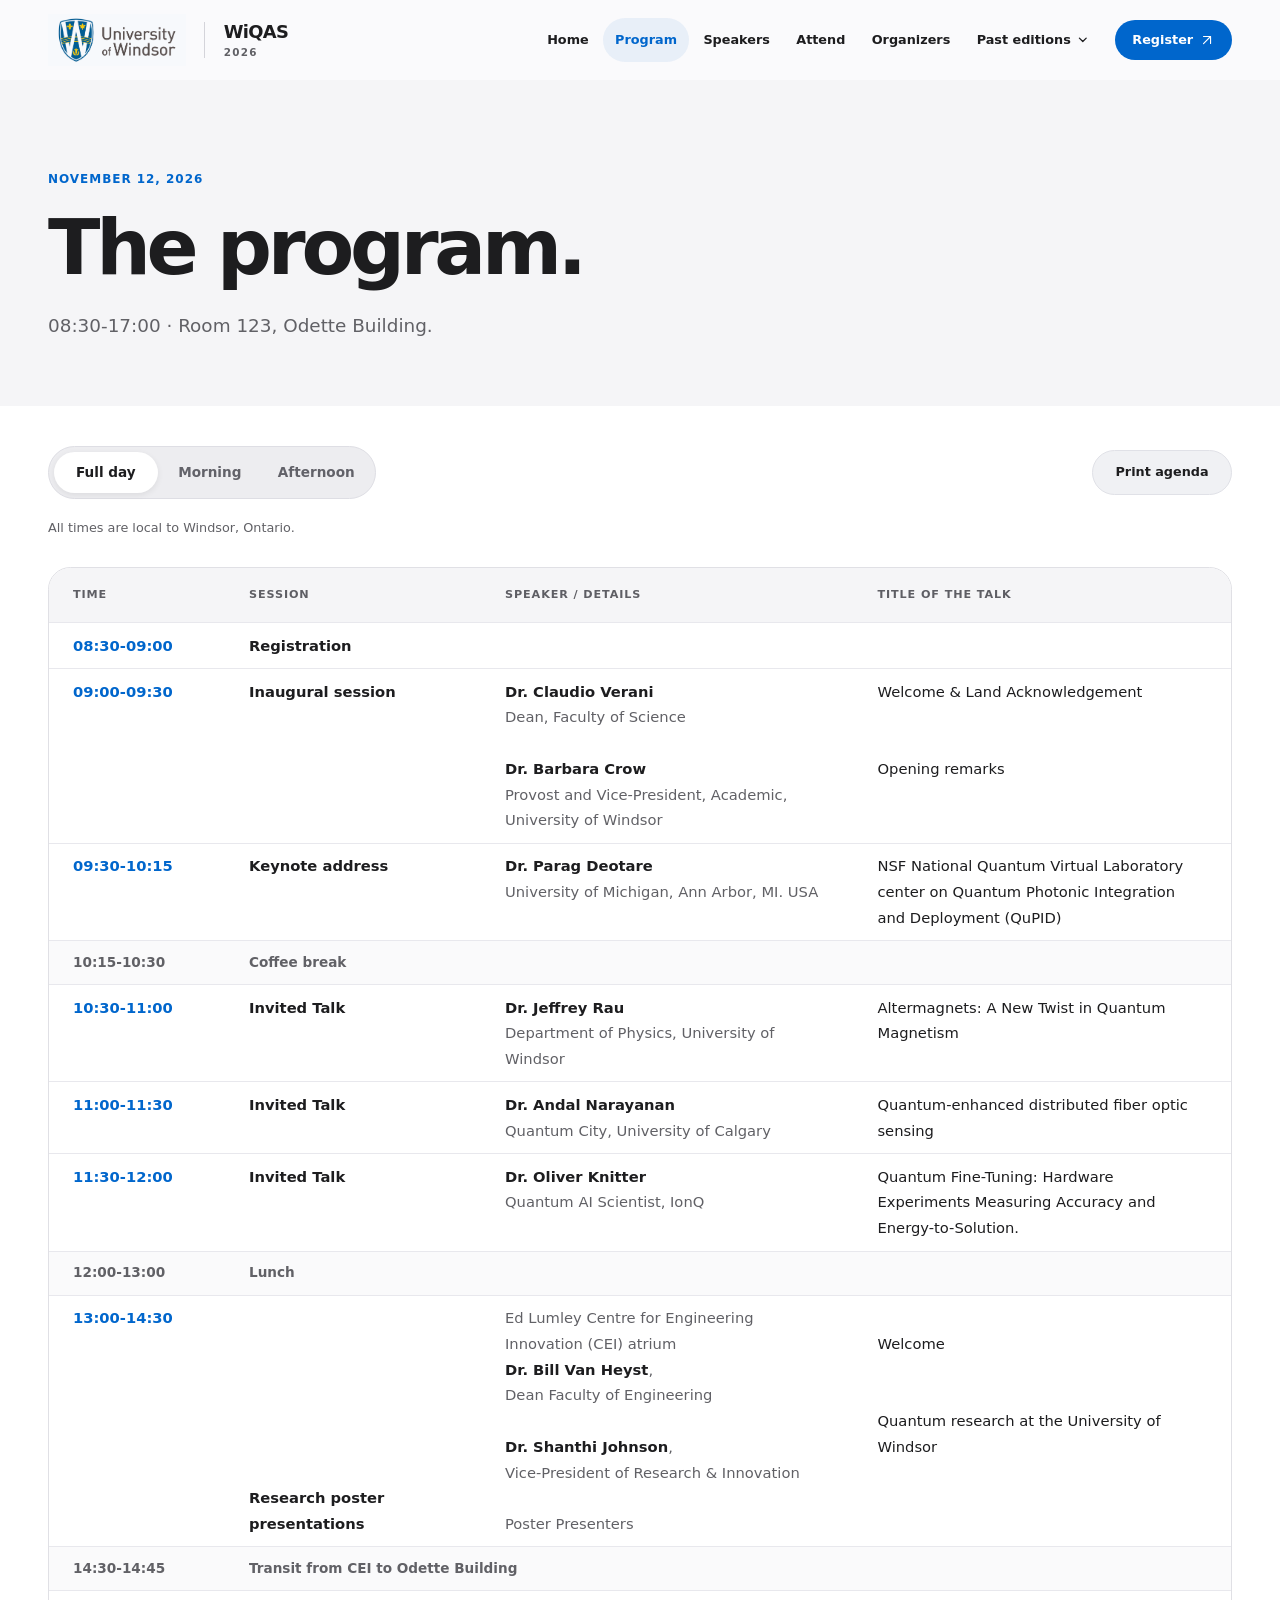
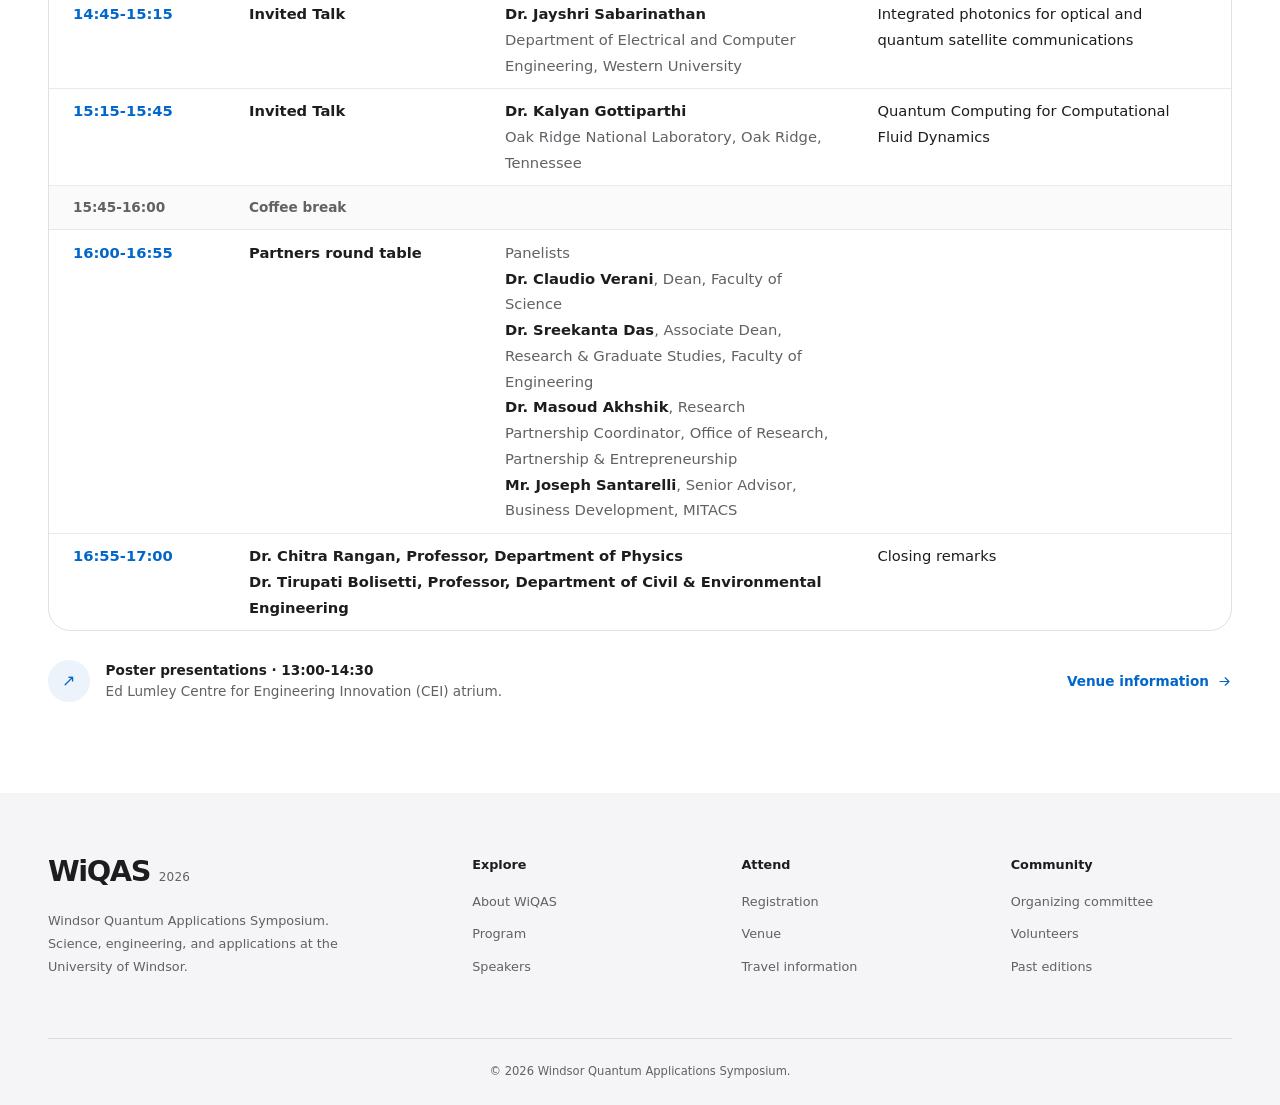
<file: program.html>
<!doctype html>
<html lang="en">
<head>
  <meta charset="utf-8">
  <meta name="viewport" content="width=device-width, initial-scale=1">
  <meta name="description" content="The WiQAS 2026 agenda: keynote, talks, posters, funding round table, and closing remarks on November 12.">
  <meta name="theme-color" content="#f5f5f7">
  <title>Program | WiQAS</title>
  <link rel="icon" href="favicon.svg" type="image/svg+xml">
  <link rel="stylesheet" href="styles.css">
  <script src="script.js" defer></script>
</head>
<body class="page-program">
<a class="skip-link" href="#main">Skip to content</a>
<header class="site-header">
  <div class="nav-wrap">
    <a class="brand" href="index.html" aria-label="WiQAS 2026 home">
      <img class="uwinlogo" src="uw_logo_2l_horz.jpg" alt="University of Windsor" width="138" height="53">
      <span class="brand-word">WiQAS<span>2026</span></span>
    </a>
    <button class="menu-toggle" type="button" aria-label="Open navigation" aria-controls="site-navigation" aria-expanded="false"><span></span><span></span></button>
    <nav class="nav-links" id="site-navigation" aria-label="Primary navigation"><a href="index.html">Home</a><!-- <a href="about.html">About</a> --><a href="program.html" aria-current="page" class="active">Program</a><a href="speakers.html">Speakers</a><a href="attend.html">Attend</a><a href="organizers.html">Organizers</a><details class="nav-dropdown"><summary aria-controls="past-editions-menu">Past editions <svg class="nav-chevron" viewBox="0 0 16 16" fill="none" aria-hidden="true"><path d="m4 6 4 4 4-4" stroke="currentColor" stroke-width="1.5" stroke-linecap="round" stroke-linejoin="round"/></svg></summary><ul class="nav-dropdown-menu" id="past-editions-menu"><li><a href="past-2024.html">2024</a></li><li><a href="past.html">2025</a></li></ul></details><a class="nav-cta" href="https://forms.cloud.microsoft/r/x3CUvzhATm">Register <svg viewBox="0 0 20 20" fill="none" aria-hidden="true"><path d="M5 15 15 5M5 5h10v10" stroke="currentColor" stroke-width="1.6" stroke-linecap="round" stroke-linejoin="round"/></svg></a></nav>
  </div>
</header>
<main id="main" tabindex="-1"><section class="page-hero"><div class="container"><p class="eyebrow">November 12, 2026</p><h1>The program.</h1><p class="page-lead">08:30-17:00 · Room 123, Odette Building.</p></div></section>
<section class="section agenda-section"><div class="container">
  <div class="program-toolbar"><div class="segmented" role="group" aria-label="Filter program by time"><span class="segment-indicator" aria-hidden="true"></span><button type="button" data-filter="all" aria-pressed="true">Full day</button><button type="button" data-filter="morning" aria-pressed="false">Morning</button><button type="button" data-filter="afternoon" aria-pressed="false">Afternoon</button></div><button class="btn btn-secondary print-button" type="button" data-print>Print agenda</button></div>
  <p class="program-status" data-program-status role="status" aria-live="polite">All times are local to Windsor, Ontario.</p>
  <div class="table-wrap"><table class="program-table" aria-label="WiQAS 2026 agenda" role="table">
            <thead role="rowgroup">
              <tr role="row">
                <th scope="col" role="columnheader">Time</th>
                <th scope="col" role="columnheader">Session</th>
                <th scope="col" role="columnheader">Speaker / Details</th>
                <th scope="col" role="columnheader">Title of the Talk</th>
              </tr>
            </thead>

            <tbody role="rowgroup">
              <tr role="row" data-period="morning">
                <td role="cell" class="time-cell">08:30-09:00</td>
                <td colspan="2" role="cell" class="session-cell">Registration</td>
                <td role="cell" class="title-cell"></td>
              </tr>

              <tr role="row" data-period="morning">
                <td role="cell" class="time-cell">09:00-09:30</td>
                <td role="cell" class="session-cell">Inaugural session</td>
                <td role="cell" class="details-cell">
                  <strong>Dr. Claudio Verani</strong><br>Dean, Faculty of Science <br><br>
                  
                  <strong>Dr. Barbara Crow</strong><br>
                  Provost and Vice-President, Academic, University of Windsor
                </td><td role="cell" class="title-cell">Welcome & Land Acknowledgement <br><br><br>
                Opening remarks</td>
              </tr>

              <tr role="row" data-period="morning">
                <td role="cell" class="time-cell">09:30-10:15</td>
                <td role="cell" class="session-cell">Keynote address</td>
                <td role="cell" class="details-cell">
                  <strong>Dr. Parag Deotare</strong><br>
                  University of Michigan, Ann Arbor, MI.  USA
                </td>
                <td role="cell" class="title-cell">NSF National Quantum Virtual Laboratory center on Quantum Photonic Integration and Deployment (QuPID) </td>
              </tr>

              <tr class="break-row" role="row" data-period="morning">
                <td role="cell" class="time-cell">10:15-10:30</td>
                <td colspan="2" role="cell" class="session-cell">Coffee break</td>
                <td role="cell" class="title-cell"></td>
              </tr>

              <tr role="row" data-period="morning">
                <td role="cell" class="time-cell">10:30-11:00</td>
                <td role="cell" class="session-cell">Invited Talk</td>
                <td role="cell" class="details-cell">
                  <strong>Dr. Jeffrey Rau</strong><br>
                  Department of Physics, University of Windsor
                </td>
                <td role="cell" class="title-cell">Altermagnets: A New Twist in Quantum Magnetism</td>
              </tr>

              <tr role="row" data-period="morning">
                <td role="cell" class="time-cell">11:00-11:30</td>
                <td role="cell" class="session-cell">Invited Talk</td>
                <td role="cell" class="details-cell">
                  <strong>Dr. Andal Narayanan</strong><br>
                  Quantum City, University of Calgary
                </td>
                <td role="cell" class="title-cell">Quantum-enhanced distributed fiber optic sensing</td>
              </tr>

              <tr role="row" data-period="morning">
                <td role="cell" class="time-cell">11:30-12:00</td>
                <td role="cell" class="session-cell">Invited Talk</td>
                <td role="cell" class="details-cell">
                  <strong>Dr. Oliver Knitter</strong><br>
                  Quantum AI Scientist, IonQ</td>
                <td role="cell" class="title-cell">Quantum Fine-Tuning: Hardware Experiments Measuring Accuracy and Energy-to-Solution.</td>
              </tr>

              <tr class="break-row" role="row" data-period="afternoon">
                <td role="cell" class="time-cell">12:00-13:00</td>
                <td colspan="2" role="cell" class="session-cell">Lunch</td>
                <td role="cell" class="title-cell"></td>
              </tr>

              <tr role="row" data-period="afternoon">
                <td role="cell" class="time-cell">13:00-14:30</td>
                <td role="cell" class="session-cell"><br><br><br><br><br><br><br>Research poster presentations</td>
                <td role="cell" class="details-cell">
                  Ed Lumley Centre for Engineering Innovation
                  (CEI) atrium <br>
                  <strong>Dr. Bill Van Heyst</strong>, <br>Dean Faculty of Engineering <br><br>
 
                  <strong>Dr. Shanthi Johnson</strong>, <br> Vice-President of Research & Innovation <br><br>
                Poster Presenters
                </td>
                <td role="cell" class="title-cell"><br>
                  Welcome <br> <br><br>
                Quantum research at the University of Windsor
                </td>
        
              </tr>

              <tr class="break-row" role="row" data-period="afternoon">
                <td role="cell" class="time-cell">14:30-14:45</td>
                <td colspan="2" role="cell" class="session-cell">Transit from CEI to Odette Building</td>
                <td role="cell" class="title-cell"></td>
              </tr>

              <tr role="row" data-period="afternoon">
                <td role="cell" class="time-cell">14:45-15:15</td>
                <td role="cell" class="session-cell">Invited Talk</td>
                <td role="cell" class="details-cell">
                  <strong>Dr. Jayshri Sabarinathan</strong><br>
                  Department of Electrical and Computer Engineering, Western University
                </td>
                <td role="cell" class="title-cell">Integrated photonics for optical and quantum satellite communications</td>
              </tr>

              <tr role="row" data-period="afternoon">
                <td role="cell" class="time-cell">15:15-15:45</td>
                <td role="cell" class="session-cell">Invited Talk</td>
                <td role="cell" class="details-cell">
                  <strong>Dr. Kalyan Gottiparthi</strong><br>
                  Oak Ridge National Laboratory, Oak Ridge, Tennessee
                </td>
                <td role="cell" class="title-cell">Quantum Computing for Computational Fluid Dynamics</td>
              </tr>

              <tr class="break-row" role="row" data-period="afternoon">
                <td role="cell" class="time-cell">15:45-16:00</td>
                <td colspan="2" role="cell" class="session-cell">Coffee break</td>
                <td role="cell" class="title-cell"></td>
              </tr>

              <tr role="row" data-period="afternoon">
                <td role="cell" class="time-cell">16:00-16:55</td>
                <td role="cell" class="session-cell">Partners round table</td>
                <td role="cell" class="details-cell">
                Panelists </br>
    <strong>Dr. Claudio Verani</strong>, Dean, Faculty of Science <br>
    <strong>Dr. Sreekanta Das</strong>, Associate Dean, Research & Graduate Studies, Faculty of Engineering <br>
    <strong>Dr. Masoud Akhshik</strong>, Research Partnership Coordinator, Office of Research, Partnership & Entrepreneurship <br>
<strong>Mr. Joseph Santarelli</strong>, Senior Advisor, Business Development, MITACS                </td>
                <td role="cell" class="title-cell"></td>
              </tr>

              <tr role="row" data-period="afternoon">
                <td role="cell" class="time-cell">16:55-17:00</td>
                <td colspan="2" role="cell" class="session-cell">
                  <strong>Dr. Chitra Rangan</strong>, Professor, Department of Physics <br>
                  <strong>Dr. Tirupati Bolisetti</strong>, Professor, Department of Civil & Environmental Engineering
                </td>
                <td role="cell" class="title-cell">Closing remarks</td>
              </tr>
            </tbody>
          </table></div>
  <div class="agenda-note"><span class="note-icon" aria-hidden="true">↗</span><p><strong>Poster presentations · 13:00-14:30</strong><br>Ed Lumley Centre for Engineering Innovation (CEI) atrium.</p><a class="text-link" href="attend.html#venue">Venue information <svg viewBox="0 0 20 20" fill="none" aria-hidden="true"><path d="M4 10h12m-5-5 5 5-5 5" stroke="currentColor" stroke-width="1.6" stroke-linecap="round" stroke-linejoin="round"/></svg></a></div>
</div></section></main>
<footer class="site-footer">
  <div class="container footer-grid">
    <div class="footer-brand"><a href="index.html" class="footer-wordmark">WiQAS<span>2026</span></a><p>Windsor Quantum Applications Symposium.<br>Science, engineering, and applications at the University of Windsor.</p></div>
    <div><h2>Explore</h2><a href="about.html">About WiQAS</a><a href="program.html">Program</a><a href="speakers.html">Speakers</a></div>
    <div><h2>Attend</h2><a href="attend.html#registration">Registration</a><a href="attend.html#venue">Venue</a><a href="attend.html#travel">Travel information</a></div>
    <div><h2>Community</h2><a href="organizers.html#organizing-committee">Organizing committee</a><a href="organizers.html#volunteers">Volunteers</a><a href="past.html">Past editions</a></div>
  </div>
  <div class="container copyright">© <span data-year>2026</span> Windsor Quantum Applications Symposium.</div>
</footer>
</body>
</html>
</file>
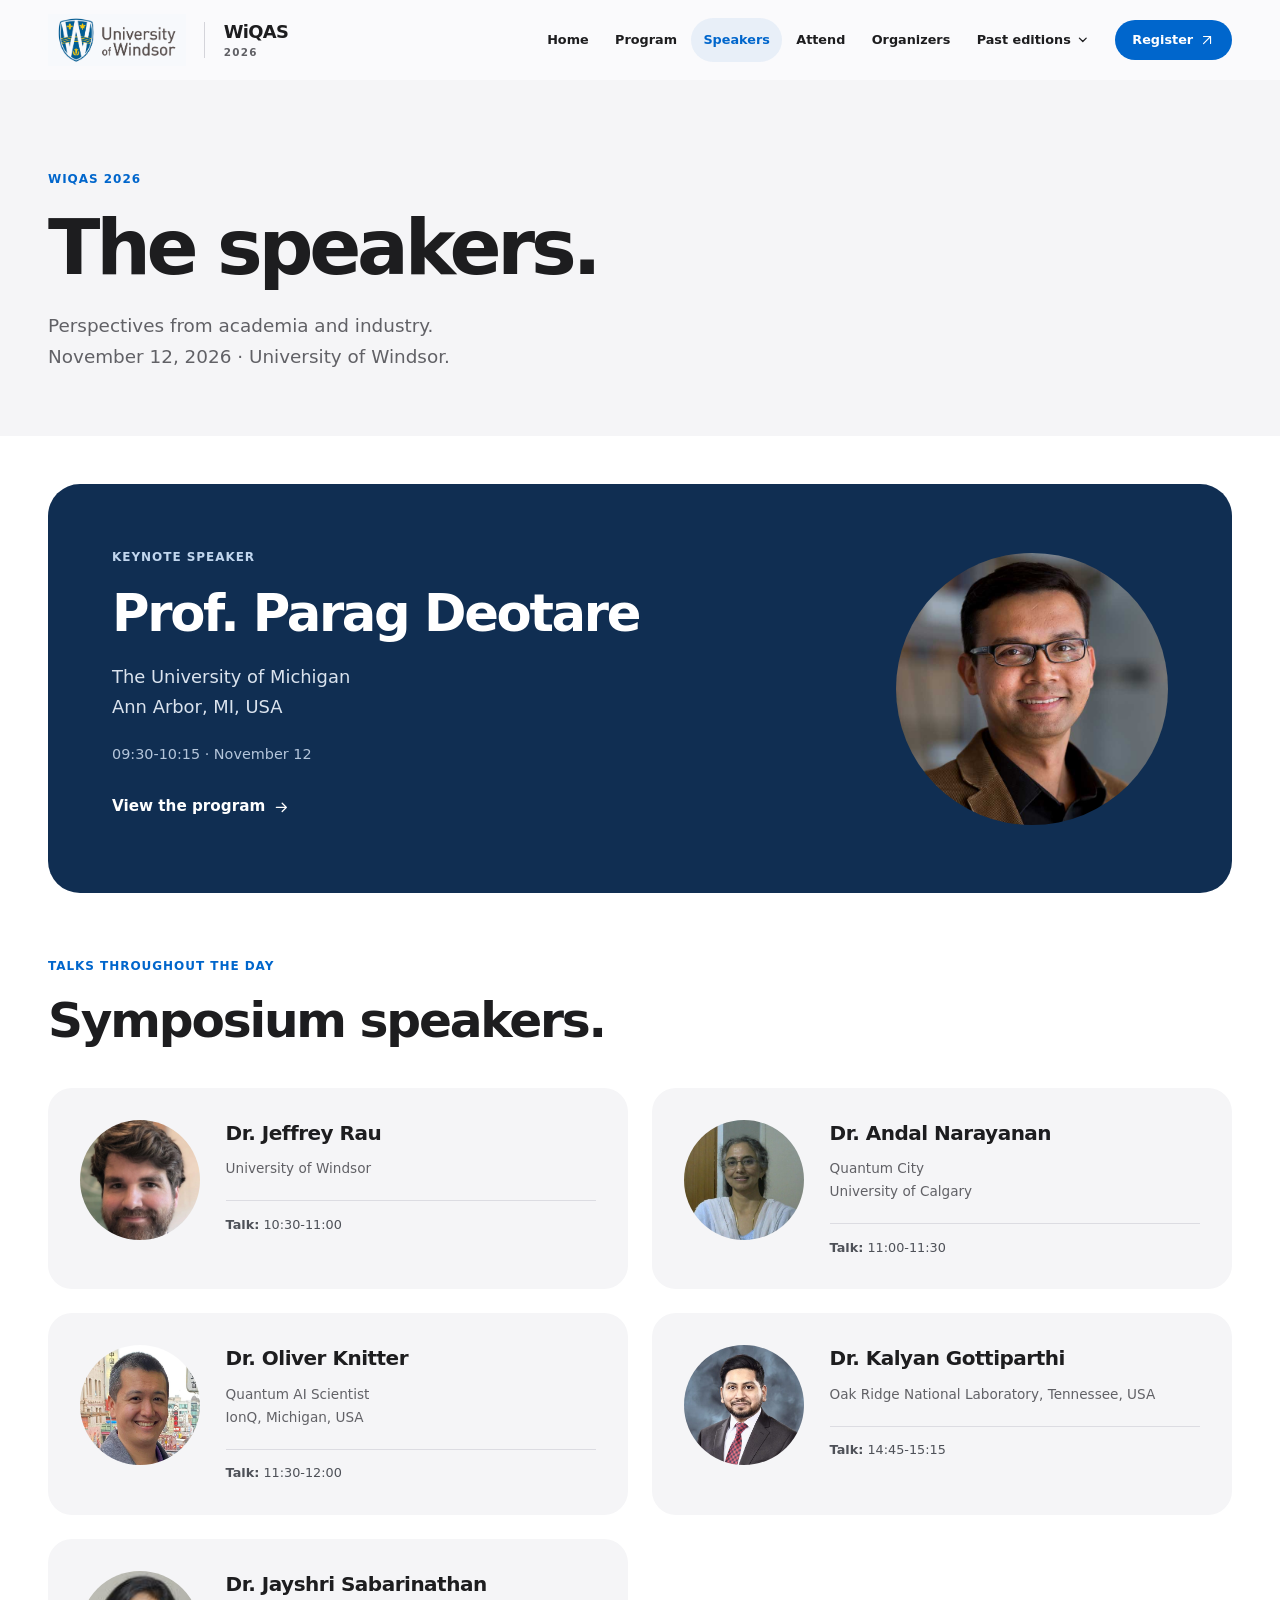
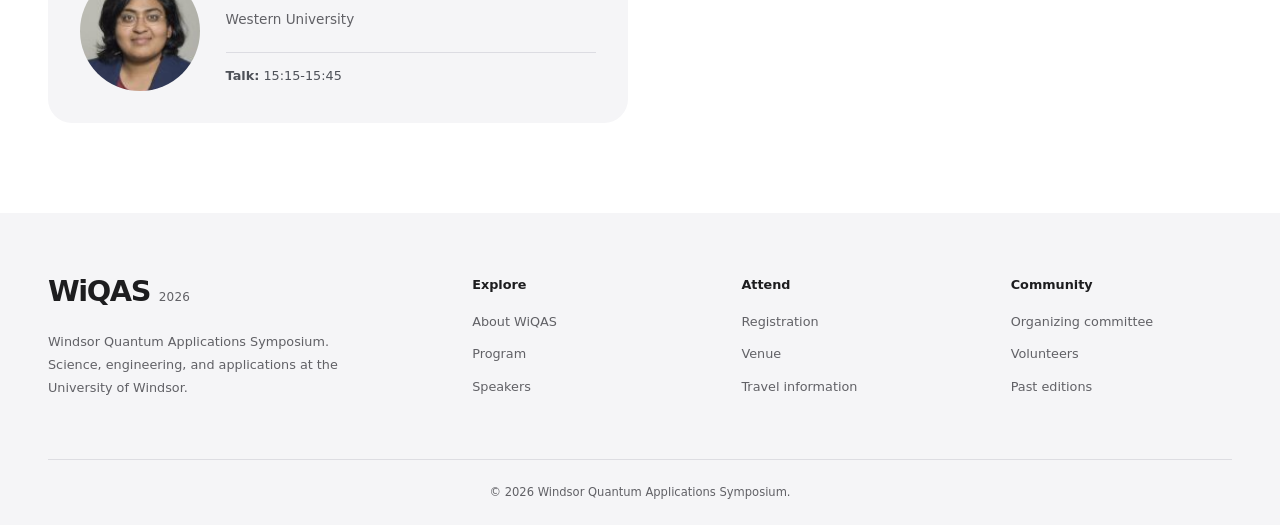
<file: speakers.html>
<!doctype html>
<html lang="en">
<head>
  <meta charset="utf-8">
  <meta name="viewport" content="width=device-width, initial-scale=1">
  <meta name="description" content="Meet Parag Deotare, Jeffrey Rau, Andal Narayanan, Kalyan Gottiparthi, and Jayshri Sabarinathan at WiQAS 2026.">
  <meta name="theme-color" content="#f5f5f7">
  <title>Speakers | WiQAS</title>
  <link rel="icon" href="favicon.svg" type="image/svg+xml">
  <link rel="stylesheet" href="styles.css">
  <script src="script.js" defer></script>
</head>
<body class="page-speakers">
<a class="skip-link" href="#main">Skip to content</a>
<header class="site-header">
  <div class="nav-wrap">
    <a class="brand" href="index.html" aria-label="WiQAS 2026 home">
      <img class="uwinlogo" src="uw_logo_2l_horz.jpg" alt="University of Windsor" width="138" height="53">
      <span class="brand-word">WiQAS<span>2026</span></span>
    </a>
    <button class="menu-toggle" type="button" aria-label="Open navigation" aria-controls="site-navigation" aria-expanded="false"><span></span><span></span></button>
    <nav class="nav-links" id="site-navigation" aria-label="Primary navigation"><a href="index.html">Home</a><!-- <a href="about.html">About</a> --><a href="program.html">Program</a><a href="speakers.html" aria-current="page" class="active">Speakers</a><a href="attend.html">Attend</a><a href="organizers.html">Organizers</a><details class="nav-dropdown"><summary aria-controls="past-editions-menu">Past editions <svg class="nav-chevron" viewBox="0 0 16 16" fill="none" aria-hidden="true"><path d="m4 6 4 4 4-4" stroke="currentColor" stroke-width="1.5" stroke-linecap="round" stroke-linejoin="round"/></svg></summary><ul class="nav-dropdown-menu" id="past-editions-menu"><li><a href="past-2024.html">2024</a></li><li><a href="past.html">2025</a></li></ul></details><a class="nav-cta" href="https://forms.cloud.microsoft/r/x3CUvzhATm">Register <svg viewBox="0 0 20 20" fill="none" aria-hidden="true"><path d="M5 15 15 5M5 5h10v10" stroke="currentColor" stroke-width="1.6" stroke-linecap="round" stroke-linejoin="round"/></svg></a></nav>
  </div>
</header>
<main id="main" tabindex="-1"><section class="page-hero"><div class="container"><p class="eyebrow">WiQAS 2026</p><h1>The speakers.</h1><p class="page-lead">Perspectives from academia and industry.<br>November 12, 2026 · University of Windsor.</p></div></section>
<section class="section speaker-section"><div class="container">
              <article class="keynote-card" id="parag-deotare"><div><p class="eyebrow">Keynote speaker</p><h2>Prof. Parag Deotare</h2><p class="keynote-affiliation">
                The University of Michigan<br>
                Ann Arbor, MI, USA
              </p><p class="keynote-time">09:30-10:15 · November 12</p><a class="text-link" href="program.html">View the program <svg viewBox="0 0 20 20" fill="none" aria-hidden="true"><path d="M4 10h12m-5-5 5 5-5 5" stroke="currentColor" stroke-width="1.6" stroke-linecap="round" stroke-linejoin="round"/></svg></a></div><img src="pdeotare.jpg" alt="Prof. Parag Deotare" width="280" height="280" decoding="async"></article><div class="section-head speaker-subhead"><div><p class="eyebrow">Talks throughout the day</p><h2>Symposium speakers.</h2></div></div><div class="speaker-grid"><article class="speaker" id="jeffrey-rau"><div class="speaker-art"><img class="speaker-photo" src="rau.png" alt="Dr. Jeffrey Rau" width="156" height="156" loading="lazy" decoding="async"></div><div class="speaker-body"><h3>Dr. Jeffrey Rau</h3><p>University of Windsor</p><div class="talk">
                <strong>Talk:</strong> 10:30-11:00
              </div></div></article>
              <article class="speaker" id="andal-narayanan"><div class="speaker-art"><img class="speaker-photo" src="narayanan.png" alt="Dr. Andal Narayanan" width="156" height="156" loading="lazy" decoding="async"></div><div class="speaker-body"><h3>Dr. Andal Narayanan</h3><p>
                Quantum City<br>
                University of Calgary
              </p><div class="talk">
                <strong>Talk:</strong> 11:00-11:30
              </div></div></article>
              <article class="speaker" id="oliver-knitter"><div class="speaker-art"><img class="speaker-photo" src="kni.JPG" alt="Dr. Oliver Knitter" width="156" height="156" loading="lazy" decoding="async"></div><div class="speaker-body"><h3>Dr. Oliver Knitter</h3><p>
                Quantum AI Scientist<br>
                IonQ, Michigan, USA
              </p><div class="talk">
                <strong>Talk:</strong> 11:30-12:00
              </div></div></article>
              <article class="speaker" id="kalyan-gottiparthi"><div class="speaker-art"><img class="speaker-photo" src="gotti.png" alt="Dr. Kalyan Gottiparthi" width="156" height="156" loading="lazy" decoding="async"></div><div class="speaker-body"><h3>Dr. Kalyan Gottiparthi</h3><p>
                Oak Ridge National Laboratory, Tennessee, USA
              </p><div class="talk">
                <strong>Talk:</strong> 14:45-15:15
              </div></div></article><article class="speaker" id="jayshri-sabarinathan"><div class="speaker-art"><img class="speaker-photo" src="jayshri.jpg" alt="Dr. Jayshri Sabarinathan" width="156" height="156" loading="lazy" decoding="async"></div><div class="speaker-body"><h3>Dr. Jayshri Sabarinathan</h3><p>
                Western University
              </p><div class="talk">
                <strong>Talk:</strong> 15:15-15:45
              </div></div></article></div></div></section></main>
<footer class="site-footer">
  <div class="container footer-grid">
    <div class="footer-brand"><a href="index.html" class="footer-wordmark">WiQAS<span>2026</span></a><p>Windsor Quantum Applications Symposium.<br>Science, engineering, and applications at the University of Windsor.</p></div>
    <div><h2>Explore</h2><a href="about.html">About WiQAS</a><a href="program.html">Program</a><a href="speakers.html">Speakers</a></div>
    <div><h2>Attend</h2><a href="attend.html#registration">Registration</a><a href="attend.html#venue">Venue</a><a href="attend.html#travel">Travel information</a></div>
    <div><h2>Community</h2><a href="organizers.html#organizing-committee">Organizing committee</a><a href="organizers.html#volunteers">Volunteers</a><a href="past.html">Past editions</a></div>
  </div>
  <div class="container copyright">© <span data-year>2026</span> Windsor Quantum Applications Symposium.</div>
</footer>
</body>
</html>
</file>
<file: styles.css>
/* WiQAS 2026 — shared visual system. No remote fonts or dependencies. */
:root {
  color-scheme: light;
  --ink: #1d1d1f;
  --muted: #616166;
  --blue: #0066cc;
  --blue-dark: #0056ad;
  --navy: #102c50;
  --gold: #b08a4c;
  --paper: #f5f5f7;
  --white: #fff;
  --line: #dedee3;
  --max: 1200px;
  --gutter: clamp(1.25rem, 4vw, 3rem);
  --radius: 1.5rem;
  --shadow: 0 12px 36px rgba(20, 37, 63, .055);
  font: 100%/1.55 -apple-system, BlinkMacSystemFont, "Segoe UI", system-ui, sans-serif;
  font-optical-sizing: auto;
  -webkit-font-smoothing: antialiased;
}
* { box-sizing: border-box; }
html { scroll-behavior: smooth; scroll-padding-top: 6rem; }
body { margin: 0; color: var(--ink); background: #fff; }
main { outline: none; }
img { max-width: 100%; }
a { color: inherit; text-underline-offset: .2em; }
button, input { font: inherit; }
button, a, summary { -webkit-tap-highlight-color: transparent; touch-action: manipulation; }
button { cursor: pointer; }
button:disabled { cursor: default; }
[hidden] { display: none !important; }
:focus-visible { outline: 3px solid #0071e3; outline-offset: 5px; }
::selection { background: #cde4ff; color: #102c50; }
section[id], article[id] { scroll-margin-top: 6rem; }
.container { width: min(calc(100% - 2 * var(--gutter)), var(--max)); margin-inline: auto; }
.skip-link { position: fixed; left: 1rem; top: -6rem; z-index: 200; padding: .75rem 1.25rem; border-radius: .75rem; color: white; background: var(--ink); }
.skip-link:focus { top: 1rem; }
svg { display: block; }
.btn svg, .text-link svg, .nav-cta svg { width: 1.1em; height: 1.1em; flex: 0 0 auto; }

/* A quiet, floating layer above the page. */
.site-header { position: sticky; top: 0; z-index: 80; background: rgba(250,250,252,.85); -webkit-backdrop-filter: saturate(1.55) blur(24px); backdrop-filter: saturate(1.55) blur(24px); }
.site-header::after { content: ""; position: absolute; inset: auto 0 -.6rem; height: .6rem; background: linear-gradient(rgba(29,29,31,.025),transparent); pointer-events: none; opacity: 0; }
.site-header.is-scrolled::after { opacity: 1; }
.nav-wrap { position: relative; width: min(calc(100% - 2 * var(--gutter)), 1280px); margin: auto; min-height: 5rem; display: flex; align-items: center; justify-content: space-between; gap: 1.25rem; }
.brand { display: inline-flex; align-items: center; gap: 1.15rem; flex: 0 0 auto; text-decoration: none; }
.uwinlogo { display: block; width: 8.625rem; height: 3.3rem; object-fit: contain; mix-blend-mode: multiply; }
.brand-word { display: block; padding-left: 1.15rem; border-left: 1px solid #d4d4da; font-size: 1.12rem; font-weight: 750; letter-spacing: -.04em; line-height: 1.1; }
.brand-word span { display: block; margin-top: .3rem; color: var(--muted); font-size: .65rem; letter-spacing: .12em; font-weight: 600; }
.nav-links { display: flex; align-items: center; gap: .15rem; }
.nav-links > a, .nav-dropdown > summary { display: inline-flex; align-items: center; justify-content: center; min-height: 2.75rem; padding: .65rem .75rem; font-size: .8rem; font-weight: 550; white-space: nowrap; text-decoration: none; border-radius: 999px; }
.nav-links > a:hover, .nav-dropdown > summary:hover, .nav-dropdown[open] > summary { color: var(--blue); }
.nav-links > a.active, .nav-dropdown.active > summary { color: var(--blue); background: #e8eff8; }
.nav-links > .nav-cta { min-height: 2.45rem; gap: .45rem; padding-inline: 1.1rem; margin-left: .65rem; background: var(--blue); color: #fff; }
.nav-links > .nav-cta:hover { color: #fff; background: var(--blue-dark); }
.menu-toggle { display: none; width: 2.75rem; height: 2.75rem; padding: .8rem .65rem; border: none; border-radius: 50%; background: transparent; }
.menu-toggle span { display: block; width: 1.4rem; height: 1.5px; margin: .35rem auto; background: var(--ink); }
.menu-toggle[aria-expanded="true"] span:first-child { transform: translateY(.22rem) rotate(45deg); }
.menu-toggle[aria-expanded="true"] span:last-child { transform: translateY(-.22rem) rotate(-45deg); }
.btn, .nav-cta, .menu-toggle { transition: background-color 130ms ease, box-shadow 130ms ease; }
.btn:active, .nav-cta:active, .menu-toggle:active { transform: scale(.97); }


/* Edition links use a native disclosure, with hover added for mouse users. */
.nav-dropdown { position: relative; flex: 0 0 auto; }
.nav-dropdown > summary { gap: .35rem; list-style: none; cursor: pointer; }
.nav-dropdown > summary::-webkit-details-marker { display: none; }
.nav-dropdown > summary::marker { content: ""; }
.nav-chevron { width: .85rem; height: .85rem; flex: 0 0 auto; transition: transform 130ms ease; }
.nav-dropdown[open] .nav-chevron { transform: rotate(180deg); }
.nav-dropdown-menu { position: absolute; z-index: 90; top: calc(100% + .35rem); right: 0; min-width: 9.5rem; margin: 0; padding: .35rem; list-style: none; border: 1px solid #e1e2e8; border-radius: 1rem; background: #fafafc; box-shadow: 0 12px 30px rgba(20,37,63,.13); }
.nav-dropdown-menu::before { content: ""; position: absolute; top: -.5rem; left: 0; right: 0; height: .5rem; }
.nav-dropdown-menu a { display: flex; align-items: center; min-height: 2.75rem; padding: .6rem 1rem; border-radius: .65rem; font-size: .85rem; font-weight: 550; text-decoration: none; }
.nav-dropdown-menu a:hover, .nav-dropdown-menu a:focus-visible, .nav-dropdown-menu a[aria-current="page"] { color: var(--blue); background: #e8eff8; }

/* Typography scales with the user's text setting. */
h1, h2, h3, h4, p { margin-top: 0; }
h1, h2, h3 { text-wrap: balance; }
h1 { font-size: clamp(2.7rem, 6vw, 5.4rem); line-height: 1.03; letter-spacing: -.055em; font-weight: 720; }
h2 { font-size: clamp(2rem, 3.8vw, 3.3rem); line-height: 1.1; letter-spacing: -.045em; font-weight: 690; margin-bottom: 1.25rem; }
h3 { font-size: 1.4rem; line-height: 1.22; letter-spacing: -.025em; font-weight: 650; }
h4 { font-size: 1rem; line-height: 1.4; letter-spacing: -.01em; }
p { margin-bottom: 1.25rem; }
.eyebrow, .kicker, .page-tag { display: block; color: var(--blue); font-size: .75rem; font-weight: 650; letter-spacing: .08em; line-height: 1.5; text-transform: uppercase; margin-bottom: 1.2rem; }
.section { padding-block: clamp(3.5rem, 7vw, 6rem); }
.section.alt { background: var(--paper); }
.section-head { display: flex; align-items: end; justify-content: space-between; gap: 2rem; margin-bottom: 2.5rem; }
.section-head h2 { margin-bottom: 0; }
.section-head p:not(.eyebrow) { max-width: 27rem; margin: 0; color: var(--muted); }
.section-head > .text-link { flex: 0 0 auto; padding-block: .6rem; }
.page-hero { padding-block: clamp(3.5rem, 7vw, 6rem) clamp(2.5rem, 5vw, 4rem); background: var(--paper); }
.page-hero h1 { max-width: 58rem; margin: 0 0 1.5rem; }
.page-hero .eyebrow { margin-bottom: 1.3rem; }
.page-lead { font-size: 1.15rem; line-height: 1.65; color: var(--muted); max-width: 43rem; margin: 0; }
.text-link { display: inline-flex; gap: .5rem; align-items: center; min-height: 2.75rem; color: var(--blue); text-decoration: none; font-size: .95rem; font-weight: 550; }
.text-link:hover { text-decoration: underline; }
.btn { display: inline-flex; min-height: 3rem; gap: .6rem; justify-content: center; align-items: center; padding: .85rem 1.4rem; border: 1px solid transparent; border-radius: 999px; font-size: .9rem; line-height: 1.3; font-weight: 550; text-decoration: none; }
.btn-primary { background: var(--blue); color: white; }
.btn-primary:hover { background: var(--blue-dark); box-shadow: 0 5px 18px rgba(0,102,204,.16); }
.btn-secondary { background: #f0f1f4; color: var(--ink); border-color: #e0e1e7; }
.btn-secondary:hover { background: #e6e8ed; }
.btn-text { padding-inline: .6rem; color: var(--blue); }
.btn-text:hover { text-decoration: underline; }
.btn-white { color: var(--navy); background: white; }
.btn-white:hover { background: #eaf2fb; }
.badge { display: inline-flex; padding: .4rem .75rem; color: #185448; background: #e7f2ed; border-radius: 999px; font-size: .75rem; font-weight: 600; }

/* Home */
.hero { overflow: clip; background: linear-gradient(165deg,#fff 40%,#f5f7fa); }
.hero-inner { display: grid; grid-template-columns: 1.25fr 1fr; align-items: center; gap: 0; padding-block: clamp(3rem, 6vw, 5.5rem) 4rem; }
.hero-content { position: relative; z-index: 1; }
.hero .eyebrow { display: flex; align-items: center; gap: .6rem; }
.edition-dot { display: block; width: .4rem; height: .4rem; border-radius: 50%; background: var(--gold); }
.hero h1 { font-size: clamp(3rem, 5.2vw, 5rem); line-height: 1.04; letter-spacing: -.055em; margin: 0 0 1.5rem; }
.hero h1 > span { color: var(--blue); }
.hero-copy { color: var(--muted); max-width: 31rem; font-size: 1.125rem; line-height: 1.65; }
.hero-actions { display: flex; flex-wrap: wrap; gap: .75rem; margin-top: 2rem; }
.quantum-scene { width: 115%; margin: 0 0 0 -5%; align-self: center; }
.quantum-scene > img { width: 100%; height: auto; display: block; }
.quantum-scene figcaption { text-align: center; font-size: .55rem; font-weight: 600; color: #5e728b; letter-spacing: .2em; margin-top: -1.8rem; }
.event-facts { background: #fafafb; }
.facts-grid { display: grid; grid-template-columns: repeat(3,1fr); padding-block: 1.9rem; }
.facts-grid > div { padding-inline: 2rem; border-left: 1px solid var(--line); }
.facts-grid > div:first-child { border: 0; padding-left: 0; }
.facts-grid dt { font-size: .7rem; color: var(--muted); margin-bottom: .4rem; letter-spacing: .06em; text-transform: uppercase; font-weight: 600; }
.facts-grid dd { margin: 0 0 .2rem; font-size: 1.02rem; letter-spacing: -.015em; font-weight: 650; }
.facts-grid p { font-size: .8rem; color: var(--muted); margin: 0; }
.focus-grid { display: grid; grid-template-columns: 1.2fr 1fr; gap: clamp(2rem, 7vw, 6rem); align-items: center; }
.focus-copy > p:not(.eyebrow) { color: var(--muted); line-height: 1.8; }
.feature-list { margin: 1.5rem 0 0; padding: 0; list-style: none; display: grid; gap: .8rem; }
.feature-list > li { display: flex; align-items: start; gap: .75rem; font-size: .95rem; }
.feature-list > li::before { content: "✓"; display: inline-grid; place-items: center; width: 1.35rem; height: 1.35rem; flex: 0 0 auto; margin-top: .1rem; border-radius: 50%; background: #ecf3fb; color: var(--blue); font-size: .7rem; font-weight: 700; }
.venue-panel { padding: clamp(2rem, 4vw, 3rem); background: #f0f4f9; border-radius: 2rem; }
.venue-panel h3 { font-size: clamp(2rem, 3vw, 2.6rem); line-height: 1.1; letter-spacing: -.04em; margin-bottom: 2rem; }
.venue-stop { display: flex; gap: 1rem; padding-block: 1.2rem; border-top: 1px solid #d6e1ee; }
.venue-stop > span { color: #5d6f84; font-size: .7rem; padding-top: .2rem; font-variant-numeric: tabular-nums; }
.venue-stop h4 { margin: 0 0 .3rem; }
.venue-stop p { margin: 0; color: var(--muted); font-size: .9rem; }
.venue-panel > .text-link { margin-top: 1rem; }
.speaker-preview-grid { display: grid; grid-template-columns: repeat(5,minmax(0,1fr)); gap: 1rem; }
.speaker-preview { position: relative; padding: 1.6rem 1.2rem 2.5rem; border-radius: 1.3rem; background: white; text-decoration: none; min-width: 0; box-shadow: var(--shadow); transition: box-shadow 180ms ease; }
.speaker-preview:hover { box-shadow: 0 12px 30px rgba(20,37,63,.11); }
.speaker-preview > img { display: block; width: 5.5rem; height: 5.5rem; object-fit: cover; object-position: center 20%; border-radius: 50%; margin-bottom: 1.5rem; }
.speaker-preview h3 { font-size: 1rem; margin: 0 0 .6rem; line-height: 1.35; }
.speaker-preview p { color: var(--muted); font-size: .75rem; line-height: 1.5; margin-bottom: 0; overflow-wrap: anywhere; }
.preview-arrow { position: absolute; right: 1.1rem; bottom: 1rem; color: var(--blue); }
.cta-band { display: flex; align-items: center; justify-content: space-between; gap: 2rem; border-radius: 2rem; padding: clamp(2rem,5vw,4rem); background: #102e52; color: white; }
.cta-band .eyebrow { color: #b9cce3; }
.cta-band h2 { margin-bottom: .75rem; }
.cta-band p:not(.eyebrow) { margin: 0; color: #cfdaea; }
.cta-band .btn { flex: 0 0 auto; }

/* Shared content surfaces */
.two-col { display: grid; grid-template-columns: repeat(2,minmax(0,1fr)); gap: 1.5rem; }
.card-grid { display: grid; grid-template-columns: repeat(3,minmax(0,1fr)); gap: 1.5rem; }
.card, .content-card { min-width: 0; border: 1px solid #e6e6ea; border-radius: var(--radius); padding: 2rem; background: white; }
.card h3 { margin-bottom: 1rem; }
.card p, .content-card p:not(.eyebrow) { color: var(--muted); }
.content-card > :last-child { margin-bottom: 0; }
.content-card h3 { font-size: 1.7rem; }
.content-card .text-link { margin-top: .75rem; }
.icon-box { display: grid; place-items: center; width: 3rem; height: 3rem; margin-bottom: 2rem; background: #eff4fb; color: var(--blue); border-radius: .85rem; font-weight: 650; }
.registration-card { background: #f5f8fc; }
.registration-card .badge { margin-bottom: 1.5rem; }
.registration-card .btn { margin-top: 1.5rem; }
.location-divider { height: 1px; background: var(--line); margin-block: 2rem; }
.location-divider + .eyebrow { margin-bottom: 1rem; }
.travel-links { display: flex; align-items: start; flex-direction: column; gap: 1rem; margin-top: 2rem; }
.travel-links .btn { justify-content: space-between; width: 100%; gap: 1rem; }
.travel-card { background: #f9fafc; }

/* Speaker and committee portraits remain supplied photography. */
.speaker-section { padding-top: 3rem; }
.keynote-card { display: grid; grid-template-columns: 1fr auto; align-items: center; gap: 3rem; padding: clamp(2rem,5vw,4rem); border-radius: 2rem; background: #102e52; color: white; }
.keynote-card .eyebrow { color: #c1d6ee; }
.keynote-card h2 { font-size: clamp(2rem,4vw,3.2rem); }
.keynote-affiliation { font-size: 1.12rem; line-height: 1.7; color: #dae3ee; }
.keynote-time { color: #b4c5da; font-size: .9rem; }
.keynote-card .text-link { color: white; }
.keynote-card > img { width: clamp(11rem,22vw,17rem); height: auto; aspect-ratio: 1; border-radius: 50%; object-fit: cover; }
.speaker-subhead { margin-top: 4rem; }
.speaker-grid { display: grid; grid-template-columns: repeat(2,minmax(0,1fr)); gap: 1.5rem; }
.speaker { display: grid; grid-template-columns: 7.5rem 1fr; align-items: start; gap: 1.6rem; padding: 2rem; background: #f5f5f7; border-radius: var(--radius); min-width: 0; }
.speaker-art { min-width: 0; }
.speaker-photo { display: block; width: 7.5rem; height: 7.5rem; object-fit: cover; object-position: center 20%; border-radius: 50%; }
.speaker-body { min-width: 0; }
.speaker-body h3 { font-size: 1.25rem; line-height: 1.3; margin-bottom: .7rem; }
.speaker-body p { color: var(--muted); font-size: .85rem; margin-bottom: 1.25rem; line-height: 1.7; }
.talk { padding-top: .85rem; border-top: 1px solid #dcdce2; color: #4e5158; font-size: .8rem; }
.talk strong { font-weight: 600; }
.team-grid { display: grid; grid-template-columns: repeat(3,minmax(0,1fr)); gap: 1.5rem; }
.team-card { padding: 2.25rem 1.75rem; min-height: 21rem; text-align: center; }
.team-photo, .team-avatar { display: block; width: 7rem; height: 7rem; margin: 0 auto 1.6rem; border-radius: 50%; object-fit: cover; object-position: center 20%; }
.team-avatar { display: grid; place-items: center; background: #e4ebf4; color: #345372; font-size: 1.7rem; font-weight: 600; }
.team-card h3 { font-size: 1.15rem; margin-bottom: .75rem; }
.team-card p { font-size: .85rem; line-height: 1.75; }
.team-placeholder { border: 1px dashed #c4cad4; background: transparent; box-shadow: none; }

/* Agenda: a table on desktop, readable session cards on phones. */
.agenda-section { padding-top: 2.5rem; }
.program-toolbar { display: flex; align-items: center; justify-content: space-between; gap: 1rem; margin-bottom: .75rem; }
.segmented { position: relative; display: inline-flex; padding: .3rem; background: #ededf0; border: 1px solid #dedee4; border-radius: 999px; isolation: isolate; }
.segmented > button { position: relative; z-index: 1; min-height: 2.6rem; min-width: 6.5rem; padding: .55rem 1rem; border: 0; border-radius: 999px; background: transparent; color: #626269; font-size: .85rem; font-weight: 550; }
.segmented > button[aria-pressed="true"] { color: #1d1d1f; }
.segment-indicator { position: absolute; z-index: 0; top: .3rem; left: .3rem; height: calc(100% - .6rem); width: calc((100% - .6rem)/3); background: white; border-radius: 999px; box-shadow: 0 2px 6px rgba(0,0,0,.075); pointer-events: none; }
.print-button { min-height: 2.75rem; font-size: .8rem; }
.program-status { color: var(--muted); font-size: .8rem; margin: 1.2rem 0 1.8rem; }
.table-wrap { border: 1px solid #e0e0e5; border-radius: 1.4rem; overflow: clip; background: white; }
.program-table { width: 100%; border-collapse: collapse; font-size: .92rem; }
.program-table th { padding: 1.15rem 1.5rem; background: #f5f5f7; color: #5e5e64; text-align: left; font-size: .7rem; text-transform: uppercase; letter-spacing: .08em; font-weight: 600; }
.program-table td { padding: 0.6rem 1.5rem; border-top: 1px solid #e8e8ed; vertical-align: top; line-height: 1.75; }
.program-table .time-cell { width: 11rem; white-space: nowrap; font-variant-numeric: tabular-nums; color: var(--blue); font-weight: 550; }
.program-table .session-cell { width: 16rem; font-weight: 550; }
.program-table .details-cell { color: var(--muted); }
.program-table .details-cell strong { color: var(--ink); font-weight: 600; }
.program-table .break-row { background: #fafafb; }
.program-table .break-row td { color: var(--muted); font-size: .85rem; }
.program-table .session-row { background: #edf3fa; }
.agenda-note { display: flex; gap: 1rem; align-items: center; padding: 1.75rem 0 0; }
.note-icon { width: 2.6rem; height: 2.6rem; border-radius: 50%; background: #ecf3fb; color: var(--blue); display: grid; place-items: center; flex: 0 0 auto; }
.agenda-note p { margin: 0; color: var(--muted); font-size: .85rem; }
.agenda-note p strong { color: var(--ink); font-weight: 600; }
.agenda-note .text-link { margin-left: auto; flex: 0 0 auto; font-size: .85rem; }

.site-footer { padding-block: 3.5rem 1.5rem; background: #f5f5f7; }
.footer-grid { display: grid; grid-template-columns: 1.7fr repeat(3,1fr); gap: 3rem; }
.footer-wordmark { display: inline-flex; align-items: baseline; gap: .55rem; font-size: 1.8rem; font-weight: 750; letter-spacing: -.05em; text-decoration: none; }
.footer-wordmark span { font-size: .75rem; letter-spacing: .02em; color: var(--muted); font-weight: 500; }
.footer-brand p { color: var(--muted); font-size: .8rem; margin-top: 1rem; max-width: 20rem; line-height: 1.8; }
.footer-grid h2 { font-size: .8rem; font-weight: 650; letter-spacing: 0; margin: .6rem 0 .8rem; }
.footer-grid > div > a:not(.footer-wordmark) { display: block; color: var(--muted); font-size: .8rem; text-decoration: none; padding-block: .4rem; }
.footer-grid a:hover { color: var(--blue); text-decoration: underline; }
.copyright { padding-top: 1.5rem; margin-top: 2.5rem; border-top: 1px solid #dddde2; text-align: center; color: var(--muted); font-size: .72rem; }
.reveal-ready { opacity: 0; transform: translateY(.75rem); }

@media (max-width: 1100px) {
  .nav-wrap { min-height: 4.5rem; }
  .has-js .menu-toggle { display: block; }
  .nav-links { gap: .1rem; flex-wrap: wrap; justify-content: end; }
  .has-js .nav-links { position: absolute; top: calc(100% + .5rem); left: 0; right: 0; padding: .75rem; background: rgba(250,250,252,.98); box-shadow: 0 20px 60px rgba(20,37,63,.18); border: 1px solid #e1e2e8; border-radius: 1.4rem; display: flex; flex-direction: column; align-items: stretch; opacity: var(--menu-progress,0); transform: translateY(var(--menu-y,-12px)) scale(var(--menu-scale,.98)); transform-origin: top right; visibility: hidden; pointer-events: none; }
  .has-js .nav-links[data-visible="true"] { visibility: visible; pointer-events: auto; }
  .has-js .nav-links { max-height: calc(100vh - 6rem); max-height: calc(100dvh - 6rem); overflow-y: auto; overscroll-behavior: contain; }
  .has-js .nav-links > a, .has-js .nav-dropdown > summary { justify-content: start; min-height: 3rem; padding: .8rem 1rem; border-radius: .8rem; font-size: 1rem; }
  .has-js .nav-links > .nav-cta { justify-content: center; margin: .6rem 0 0; }
  .has-js .nav-dropdown { width: 100%; }
  .has-js .nav-dropdown > summary { width: 100%; justify-content: space-between; }
  .has-js .nav-dropdown-menu { position: static; min-width: 0; margin: .15rem .5rem .5rem 1rem; padding: .15rem .35rem; border: 0; border-left: 1px solid var(--line); border-radius: 0; background: transparent; box-shadow: none; }
  .has-js .nav-dropdown-menu::before { display: none; }
  .has-js .nav-dropdown-menu a { font-size: .95rem; }
  .speaker-preview-grid { grid-template-columns: repeat(3,minmax(0,1fr)); }
  .speaker-preview { padding: 1.6rem; }
  .speaker { grid-template-columns: 5rem 1fr; gap: 1.2rem; padding: 1.6rem; }
  .speaker-photo { width: 5rem; height: 5rem; }
  .program-table .session-cell { width: 12rem; }
  .program-table td, .program-table th { padding-inline: 1.1rem; }
}
@media (max-width: 760px) {
  .hero-inner { grid-template-columns: 1fr; padding-top: 3.5rem; padding-bottom: 2rem; }
  .hero h1 { font-size: clamp(2rem,9.4vw,4rem); }
  .hero-copy { max-width: 32rem; font-size: 1rem; }
  .quantum-scene { width: min(95%,24rem); margin: 0 auto; }
  .quantum-scene figcaption { margin-top: -1rem; }
  .facts-grid { grid-template-columns: 1fr; gap: 1.5rem; padding-block: 2rem; }
  .facts-grid > div { padding: 0 0 1.5rem; border: 0; border-bottom: 1px solid var(--line); }
  .facts-grid > div:last-child { border: 0; padding-bottom: 0; }
  .focus-grid, .two-col, .speaker-grid { grid-template-columns: 1fr; gap: 1.5rem; }
  .focus-grid { gap: 2.5rem; }
  .card-grid, .team-grid { grid-template-columns: repeat(2,minmax(0,1fr)); }
  .section-head { flex-direction: column; align-items: start; gap: 1.2rem; }
  .section-head > .text-link { padding: 0; }
  .speaker-preview-grid { display: flex; overflow-x: auto; padding: .5rem .2rem 1.5rem; margin-inline: -.2rem; scroll-snap-type: x mandatory; scroll-padding-inline: .2rem; }
  .speaker-preview { flex: 0 0 13.5rem; scroll-snap-align: start; }
  .speaker-preview > img { width: 6rem; height: 6rem; }
  .keynote-card { grid-template-columns: 1fr; gap: 2rem; }
  .keynote-card > img { grid-row: 1; width: 10rem; }
  .keynote-time { margin-bottom: .5rem; }
  .speaker { grid-template-columns: 6rem 1fr; padding: 1.5rem; }
  .speaker-photo { width: 6rem; height: 6rem; }
  .cta-band { flex-direction: column; align-items: start; }
  .footer-grid { grid-template-columns: repeat(3,1fr); gap: 1.75rem; }
  .footer-brand { grid-column: 1/-1; }
  .footer-brand p { max-width: 30rem; }
  .agenda-note { flex-wrap: wrap; }
  .agenda-note .text-link { margin-left: 3.6rem; }
  .program-table, .program-table tbody { display: block; }
  .program-table thead { position: absolute; width: 1px; height: 1px; padding: 0; margin: -1px; overflow: hidden; clip-path: inset(50%); white-space: nowrap; }
  .program-table tr { display: block; padding: 1.3rem 1.5rem; border-bottom: 1px solid var(--line); }
  .program-table tr:last-child { border-bottom: 0; }
  .program-table td { display: block; width: auto !important; padding: 0; border: 0; line-height: 1.65; }
  .program-table .time-cell { font-size: .8rem; margin-bottom: .5rem; }
  .program-table .session-cell { font-size: 1rem; }
  .program-table .details-cell { margin-top: .6rem; font-size: .85rem; }
}
@media (max-width: 480px) {
  .brand { gap: .85rem; }
  .uwinlogo { width: 7.2rem; height: 2.9rem; }
  .brand-word { padding-left: .85rem; font-size: 1rem; }
  .brand-word span { font-size: .6rem; }
  .hero-actions { flex-direction: column; align-items: start; gap: .5rem; }
  .hero-actions .btn-text { padding-left: .2rem; }
  .hero .eyebrow { font-size: .66rem; }
  .card-grid, .team-grid { grid-template-columns: 1fr; }
  .team-card { min-height: 19rem; }
  .footer-grid { grid-template-columns: repeat(2,minmax(0,1fr)); }
  .footer-brand { grid-column: 1/-1; }
  .program-toolbar { align-items: start; flex-direction: column; }
  .segmented { display: flex; width: 100%; }
  .segmented > button { flex: 1 1 0; min-width: 0; padding-inline: .5rem; font-size: .8rem; }
  .print-button { display: none; }
  .speaker { gap: 1rem; grid-template-columns: 4.5rem 1fr; }
  .speaker-photo { width: 4.5rem; height: 4.5rem; }
  .speaker-body h3 { font-size: 1.15rem; }
  .speaker-body p { font-size: .8rem; }
  .team-placeholder { min-height: 14rem; }
}
@media (prefers-reduced-motion: reduce) {
  html { scroll-behavior: auto; }
  *, *::before, *::after { animation: none !important; transition: none !important; }
  .reveal-ready { opacity: 1; transform: none; }
  .btn:active, .nav-cta:active, .menu-toggle:active { transform: none; }
}
@media (prefers-reduced-transparency: reduce) {
  .site-header, .has-js .nav-links { background: #fafafc; -webkit-backdrop-filter: none; backdrop-filter: none; }
}
@media (prefers-contrast: more) {
  :root { --muted: #404046; --line: #a1a1a9; }
  .site-header { background: #fff; border-bottom: 1px solid #777; backdrop-filter: none; }
  .card, .content-card, .speaker, .table-wrap, .speaker-preview, .segmented { border: 1px solid #777; }
}
@media print {
  @page { margin: 14mm; }
  :root { font-size: 10pt; }
  body { color: #000; background: white; }
  .site-header, .site-footer, .skip-link, .program-toolbar, .program-status, .agenda-note .text-link { display: none !important; }
  .container { width: 100%; max-width: none; }
  .section, .page-hero { padding: 1rem 0; background: white !important; }
  .page-hero h1 { font-size: 28pt; margin-bottom: .5rem; }
  .page-hero .eyebrow { margin-bottom: .5rem; }
  .page-lead { font-size: 10pt; }
  .table-wrap { overflow: visible; border-radius: 0; }
  .program-table { display: table; }
  .program-table thead { display: table-header-group; position: static; width: auto; height: auto; clip-path: none; overflow: visible; }
  .program-table tbody { display: table-row-group; }
  .program-table tr, .page-program .program-table tr[hidden] { display: table-row !important; break-inside: avoid; }
  .program-table td, .program-table th { display: table-cell; padding: .65rem; font-size: 9pt; border-bottom: 1px solid #ccc; }
  .reveal-ready { opacity: 1; transform: none; }
}
</file>
